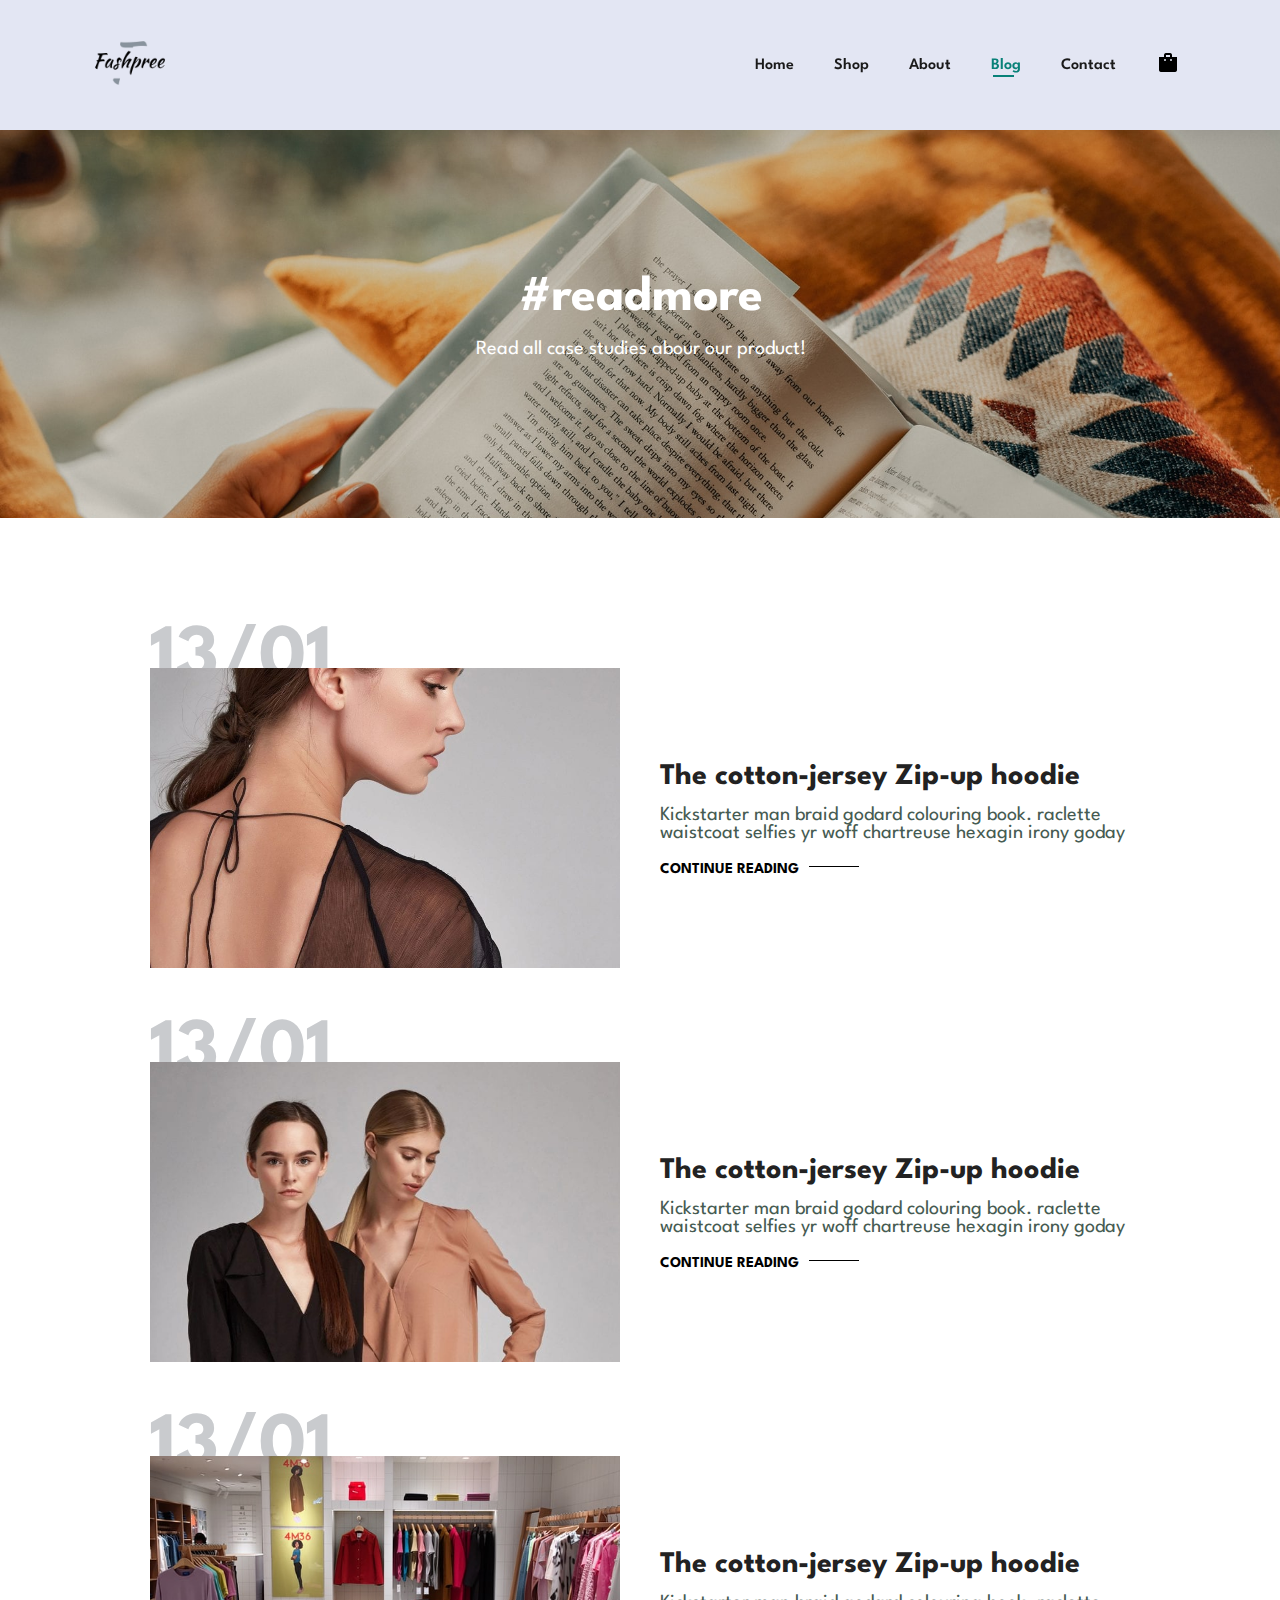
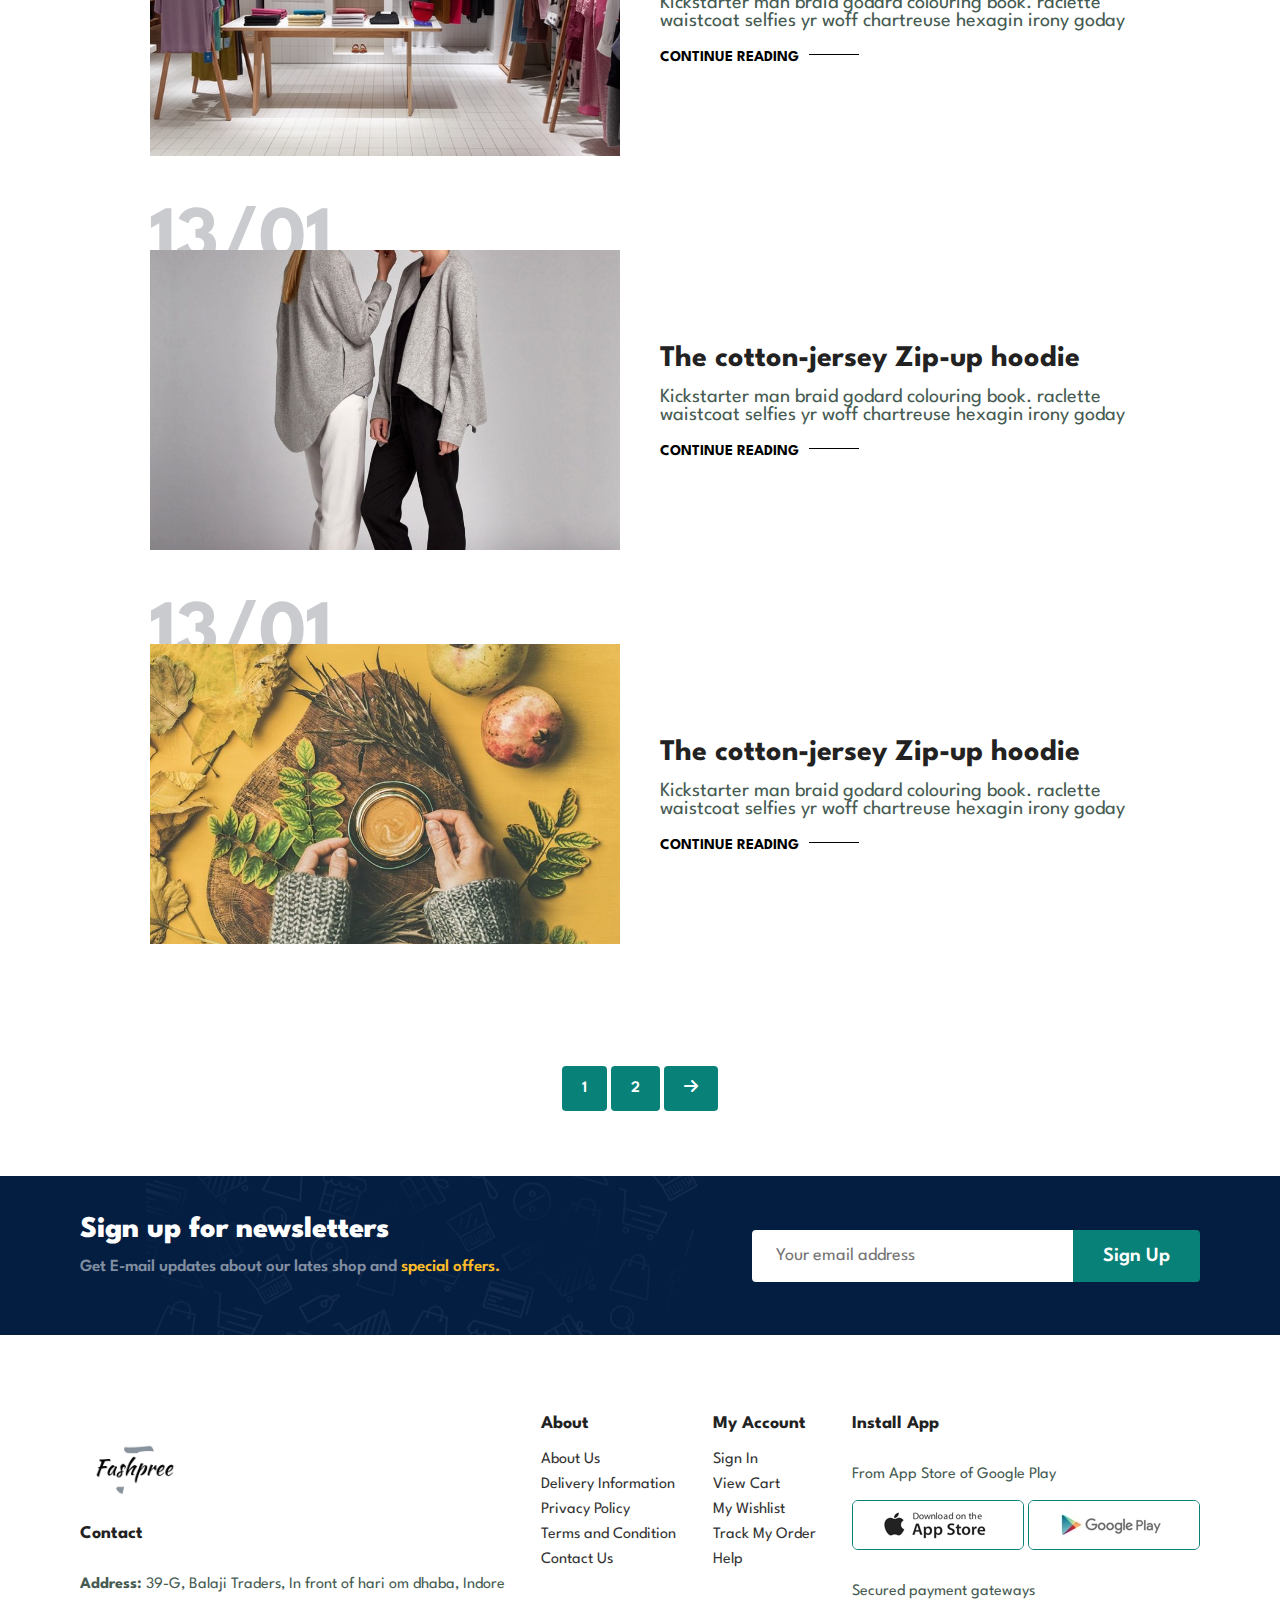
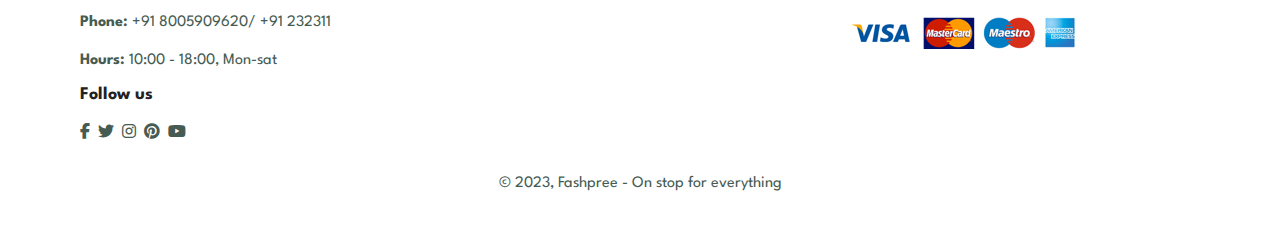
<file: blog.html>
<!DOCTYPE html>
<html lang="en">

<head>
    <meta charset="UTF-8">
    <meta http-equiv="X-UA-Compatible" content="IE=edge">
    <meta name="viewport" content="width=device-width, initial-scale=1.0">
    <title>FashPree</title>
    <link rel="stylesheet" type="text/css"
        href="https://cdnjs.cloudflare.com/ajax/libs/font-awesome/6.4.0/css/all.min.css">
    <link rel="preconnect" href="https://fonts.googleapis.com">
    <link rel="preconnect" href="https://fonts.gstatic.com" crossorigin>
    <link href="https://fonts.googleapis.com/css2?family=League+Spartan&display=swap" rel="stylesheet">
    <link rel="stylesheet" href="css/style.css">
    <link rel="stylesheet" href="css/utility.css">
    <link rel="stylesheet" href="css/responsive.css">
</head>

<body>
    <header id="header">

        <a href="index.html"><img class="logo-img" src="image/logo.png" height="100vh" alt=""></a>

        <div id="nav-links">
            <ul id="navbar">
                <li><a href="index.html">Home</a></li>
                <li><a href="shop.html">Shop</a></li>
                <li><a href="about.html">About</a></li>
                <li><a class="active" href="blog.html">Blog</a></li>
                <li><a href="contact.html">Contact</a></li>
                <li id="lg-bag"><a href="cart.html"><img src="image/bag.png" alt=""></a></li>
                <a href="#" id="close"><i class="fa-solid fa-xmark"></i></a>
            </ul>
        </div>

        <div id="mobile">
            <a href="cart.html"><img src="image/bag.png" alt=""></a>
            <i id="bar" class="fas fa-outdent"></i>
        </div>
    </header>
    <main>
        <section id="page-header" class="blog-header">
            <h2>#readmore</h2>
            <p>Read all case studies abour our product!</p>
        </section>

        <section id="blog">
            <div class="blog-box">
                <div class="blog-img">
                    <img src="/image/blog/b1.jpg" alt="">
                </div>
                <div class="blog-details">
                    <h4>The cotton-jersey Zip-up hoodie</h4>
                    <p>Kickstarter man braid godard colouring book. raclette waistcoat selfies yr woff chartreuse hexagin irony goday</p>
                    <a href="#">CONTINUE READING</a>
                </div>
                <h1>13/01</h1>
            </div>
            <div class="blog-box">
                <div class="blog-img">
                    <img src="/image/blog/b2.jpg" alt="">
                </div>
                <div class="blog-details">
                    <h4>The cotton-jersey Zip-up hoodie</h4>
                    <p>Kickstarter man braid godard colouring book. raclette waistcoat selfies yr woff chartreuse hexagin irony goday</p>
                    <a href="#">CONTINUE READING</a>
                </div>
                <h1>13/01</h1>
            </div>
            <div class="blog-box">
                <div class="blog-img">
                    <img src="/image/blog/b3.jpg" alt="">
                </div>
                <div class="blog-details">
                    <h4>The cotton-jersey Zip-up hoodie</h4>
                    <p>Kickstarter man braid godard colouring book. raclette waistcoat selfies yr woff chartreuse hexagin irony goday</p>
                    <a href="#">CONTINUE READING</a>
                </div>
                <h1>13/01</h1>
            </div>
            <div class="blog-box">
                <div class="blog-img">
                    <img src="/image/blog/b4.jpg" alt="">
                </div>
                <div class="blog-details">
                    <h4>The cotton-jersey Zip-up hoodie</h4>
                    <p>Kickstarter man braid godard colouring book. raclette waistcoat selfies yr woff chartreuse hexagin irony goday</p>
                    <a href="#">CONTINUE READING</a>
                </div>
                <h1>13/01</h1>
            </div>
            <div class="blog-box">
                <div class="blog-img">
                    <img src="/image/blog/b6.jpg" alt="">
                </div>
                <div class="blog-details">
                    <h4>The cotton-jersey Zip-up hoodie</h4>
                    <p>Kickstarter man braid godard colouring book. raclette waistcoat selfies yr woff chartreuse hexagin irony goday</p>
                    <a href="#">CONTINUE READING</a>
                </div>
                <h1>13/01</h1>
            </div>
        </section>

        <section id="pagination" class="section-p1">
            <a href="#">1</a>
            <a href="#">2</a>
            <a href="#"><i class="fa-solid fa-arrow-right"></i></a>
        </section>
        <section id="newsletter" class="section-p1 section-m1">
            <div class="news-text">
                <h4>Sign up for newsletters</h4>
                <p>Get E-mail updates about our lates shop and <span>special offers.</span></p>
            </div>
            <div class="form">
                <input type="text" placeholder="Your email address">
                <button class="normal">Sign Up</button>
            </div>
        </section>
    </main>
    <footer class="section-p1">
        <div class="col">
            <img src="image/logo.png" height="110vh" alt="">
            <h4>Contact</h4>
            <p><strong>Address: </strong>39-G, Balaji Traders, In front of hari om dhaba, Indore</p>
            <p><strong>Phone: </strong>+91 8005909620/ +91 232311</p>
            <p><strong>Hours: </strong>10:00 - 18:00, Mon-sat</p>
            <div class="follow">
                <h4>Follow us</h4>
                <div class="icon">
                    <i class="fa-brands fa-facebook-f"></i>
                    <i class="fa-brands fa-twitter"></i>
                    <i class="fa-brands fa-instagram"></i>
                    <i class="fa-brands fa-pinterest"></i>
                    <i class="fa-brands fa-youtube"></i>
                </div>
            </div>
        </div>

        <div class="col">
            <h4>About</h4>
            <a href="#">About Us</a>
            <a href="#">Delivery Information</a>
            <a href="#">Privacy Policy</a>
            <a href="#">Terms and Condition</a>
            <a href="#">Contact Us</a>
        </div>
        <div class="col">
            <h4>My Account</h4>
            <a href="#">Sign In</a>
            <a href="#">View Cart</a>
            <a href="#">My Wishlist</a>
            <a href="#">Track My Order</a>
            <a href="#">Help</a>
        </div>
        <div class="col install">
            <h4>Install App</h4>
            <p>From App Store of Google Play</p>
            <div class="row">
                <img src="image/pay/app.jpg" alt="app store">
                <img src="image/pay/play.jpg" alt="play store">
            </div>
            <p>Secured payment gateways</p>
            <img src="image/pay/pay.png" alt="payment methods">
        </div>

        <div class="copyright">
            <p>&#169; 2023, Fashpree - On stop for everything</p>
        </div>
    </footer>
    <script src="js/script.js"></script>
</body>

</html>
</file>
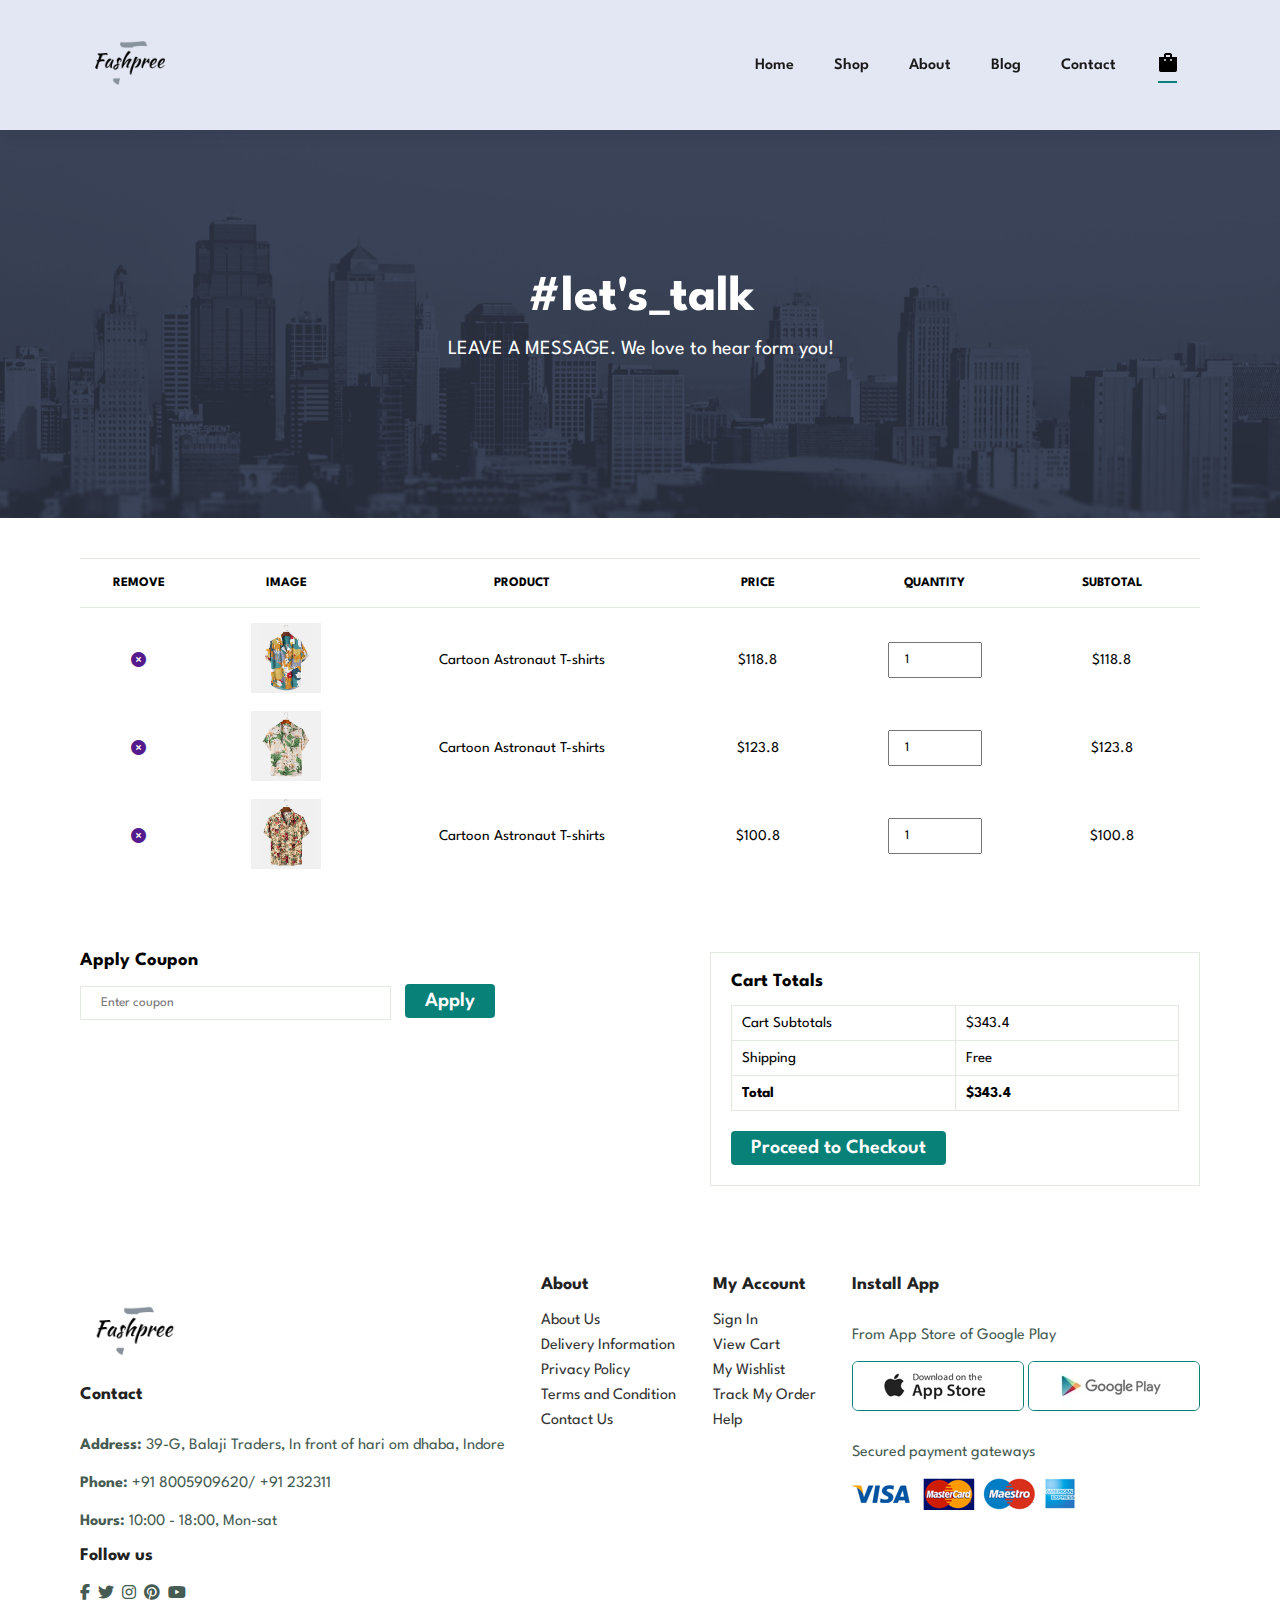
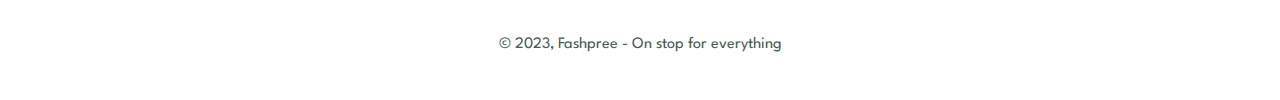
<file: cart.html>
<!DOCTYPE html>
<html lang="en">

<head>
    <meta charset="UTF-8">
    <meta http-equiv="X-UA-Compatible" content="IE=edge">
    <meta name="viewport" content="width=device-width, initial-scale=1.0">
    <title>FashPree</title>
    <link rel="stylesheet" type="text/css"
        href="https://cdnjs.cloudflare.com/ajax/libs/font-awesome/6.4.0/css/all.min.css">
    <link rel="preconnect" href="https://fonts.googleapis.com">
    <link rel="preconnect" href="https://fonts.gstatic.com" crossorigin>
    <link href="https://fonts.googleapis.com/css2?family=League+Spartan&display=swap" rel="stylesheet">
    <link rel="stylesheet" href="css/style.css">
    <link rel="stylesheet" href="css/utility.css">
    <link rel="stylesheet" href="css/responsive.css">
</head>

<body>
    <header id="header">

        <a href="index.html"><img class="logo-img" src="image/logo.png" height="100vh" alt=""></a>

        <div id="nav-links">
            <ul id="navbar">
                <li><a href="index.html">Home</a></li>
                <li><a href="shop.html">Shop</a></li>
                <li><a href="about.html">About</a></li>
                <li><a href="blog.html">Blog</a></li>
                <li><a href="contact.html">Contact</a></li>
                <li id="lg-bag"><a class="active" href="cart.html"><img src="image/bag.png" alt=""></a></li>
                <a href="#" id="close"><i class="fa-solid fa-xmark"></i></a>
            </ul>
        </div>

        <div id="mobile">
            <a href="cart.html"><img src="image/bag.png" alt=""></a>
            <i id="bar" class="fas fa-outdent"></i>
        </div>
    </header>
    <main>
        <section id="page-header" class="about-header">
            <h2>#let's_talk</h2>
            <p class="wrap_word">LEAVE A MESSAGE. We love to hear form you!</p>
        </section>

        <section id="cart" class="section-p1">
            <table width="100%">
                <thead>
                    <tr>
                        <td>Remove</td>
                        <td>image</td>
                        <td>Product</td>
                        <td>Price</td>
                        <td>Quantity</td>
                        <td>Subtotal</td>
                    </tr>
                </thead>
                <tbody>
                    <tr>
                        <td><a href=""><i class="fa-solid fa-circle-xmark"></i></a></td>
                        <td><img src="/image/products/f1.jpg" alt=""></td>
                        <td>Cartoon Astronaut T-shirts</td>
                        <td>$118.8</td>
                        <td><input type="number" value="1"></td>
                        <td>$118.8</td>
                    </tr>
                    <tr>
                        <td><a href=""><i class="fa-solid fa-circle-xmark"></i></a></td>
                        <td><img src="/image/products/f2.jpg" alt=""></td>
                        <td>Cartoon Astronaut T-shirts</td>
                        <td>$123.8</td>
                        <td><input type="number" value="1"></td>
                        <td>$123.8</td>
                    </tr>
                    <tr>
                        <td><a href=""><i class="fa-solid fa-circle-xmark"></i></a></td>
                        <td><img src="/image/products/f3.jpg" alt=""></td>
                        <td>Cartoon Astronaut T-shirts</td>
                        <td>$100.8</td>
                        <td><input type="number" value="1"></td>
                        <td>$100.8</td>
                    </tr>
                </tbody>
            </table>
        </section>

        <section id="cart-add" class="section-p1">
            <div id="coupon">
                <h3>Apply Coupon</h3>
                <div>
                    <input type="text" placeholder="Enter coupon">
                    <button class="normal">Apply</button>
                </div>
            </div>
            <div id="subtotal">
                <h3>Cart Totals</h3>
                <table>
                    <tr>
                        <td>Cart Subtotals</td>
                        <td>$343.4</td>
                    </tr>
                    <tr>
                        <td>Shipping</td>
                        <td>Free</td>
                    </tr>
                    <tr>
                        <td><strong>Total</strong></td>
                        <td><strong>$343.4</strong></td>
                    </tr>
                </table>
                <button class="normal">Proceed to Checkout</button>
            </div>
        </section>
    </main>
    <footer class="section-p1">
        <div class="col">
            <img src="image/logo.png" height="110vh" alt="">
            <h4>Contact</h4>
            <p><strong>Address: </strong>39-G, Balaji Traders, In front of hari om dhaba, Indore</p>
            <p><strong>Phone: </strong>+91 8005909620/ +91 232311</p>
            <p><strong>Hours: </strong>10:00 - 18:00, Mon-sat</p>
            <div class="follow">
                <h4>Follow us</h4>
                <div class="icon">
                    <i class="fa-brands fa-facebook-f"></i>
                    <i class="fa-brands fa-twitter"></i>
                    <i class="fa-brands fa-instagram"></i>
                    <i class="fa-brands fa-pinterest"></i>
                    <i class="fa-brands fa-youtube"></i>
                </div>
            </div>
        </div>

        <div class="col">
            <h4>About</h4>
            <a href="#">About Us</a>
            <a href="#">Delivery Information</a>
            <a href="#">Privacy Policy</a>
            <a href="#">Terms and Condition</a>
            <a href="#">Contact Us</a>
        </div>
        <div class="col">
            <h4>My Account</h4>
            <a href="#">Sign In</a>
            <a href="#">View Cart</a>
            <a href="#">My Wishlist</a>
            <a href="#">Track My Order</a>
            <a href="#">Help</a>
        </div>
        <div class="col install">
            <h4>Install App</h4>
            <p>From App Store of Google Play</p>
            <div class="row">
                <img src="image/pay/app.jpg" alt="app store">
                <img src="image/pay/play.jpg" alt="play store">
            </div>
            <p>Secured payment gateways</p>
            <img src="image/pay/pay.png" alt="payment methods">
        </div>

        <div class="copyright">
            <p>&#169; 2023, Fashpree - On stop for everything</p>
        </div>
    </footer>
    <script src="js/script.js"></script>
</body>

</html>
</file>
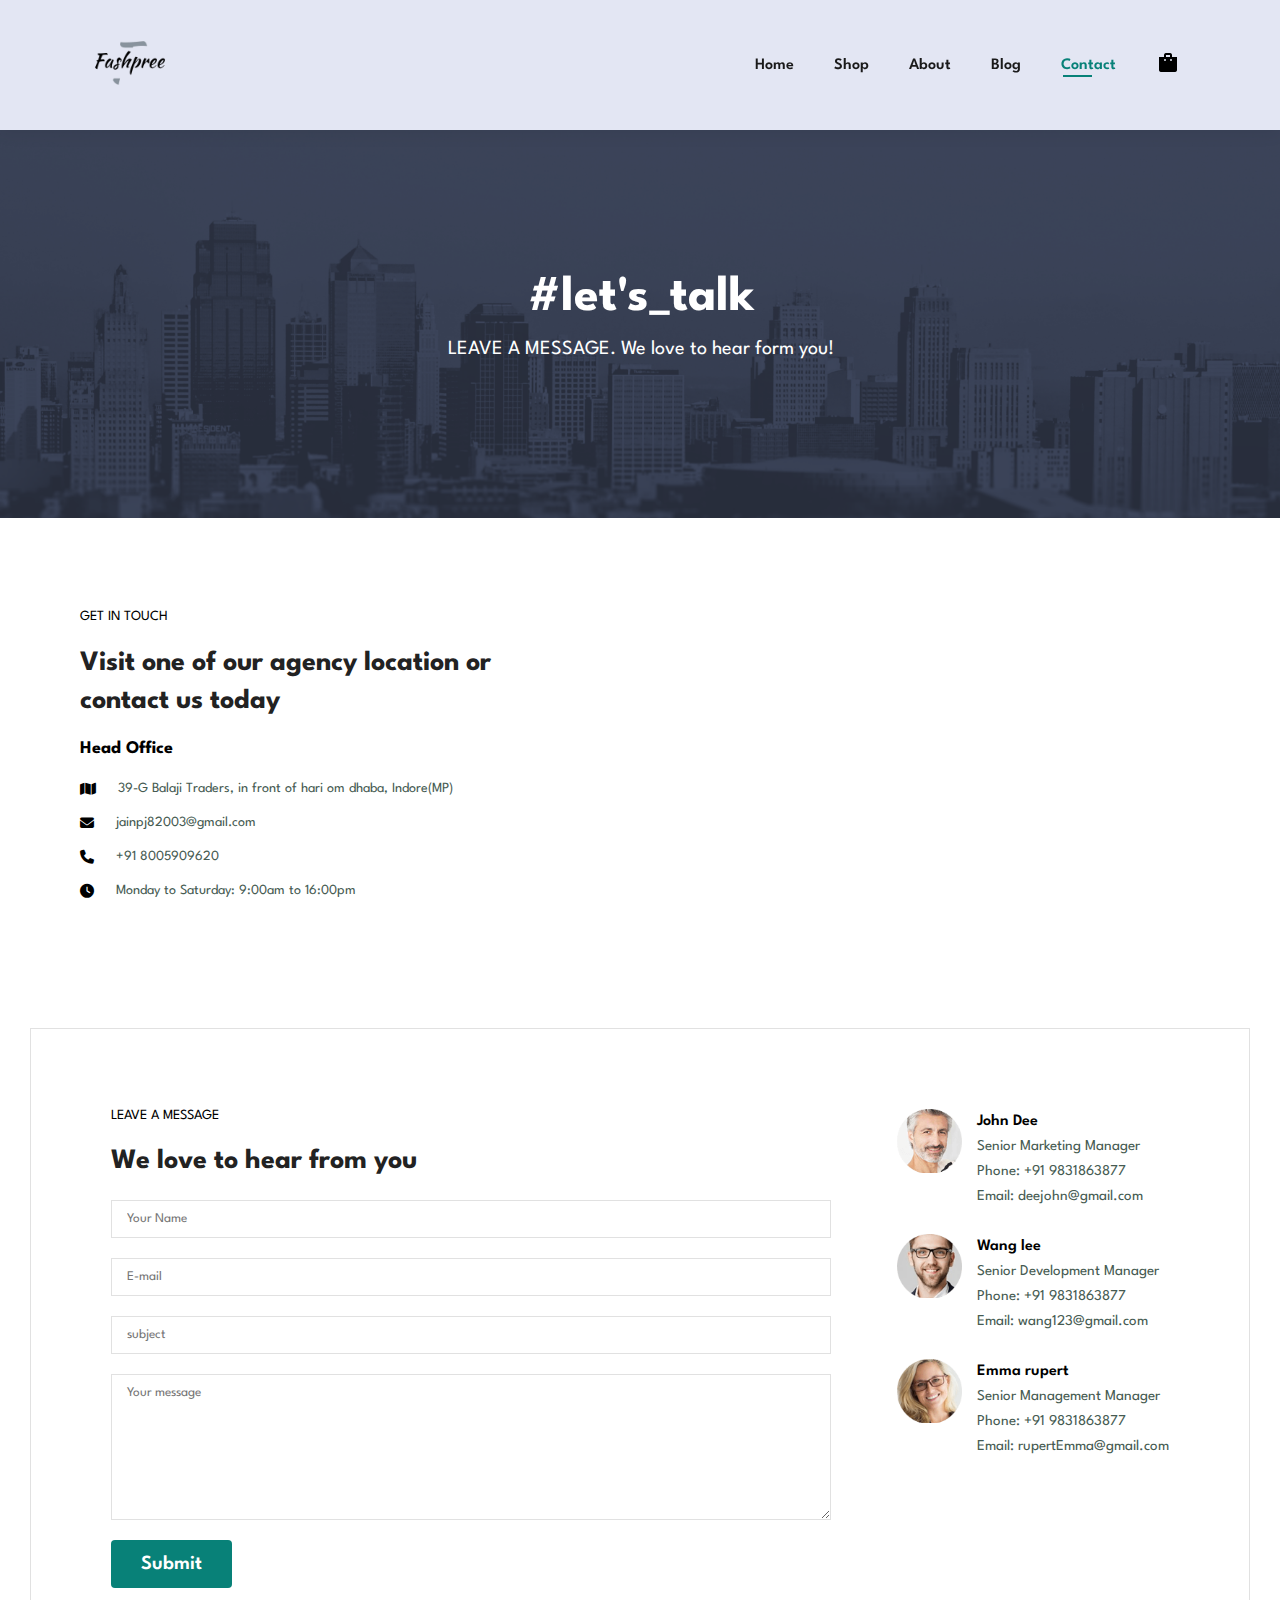
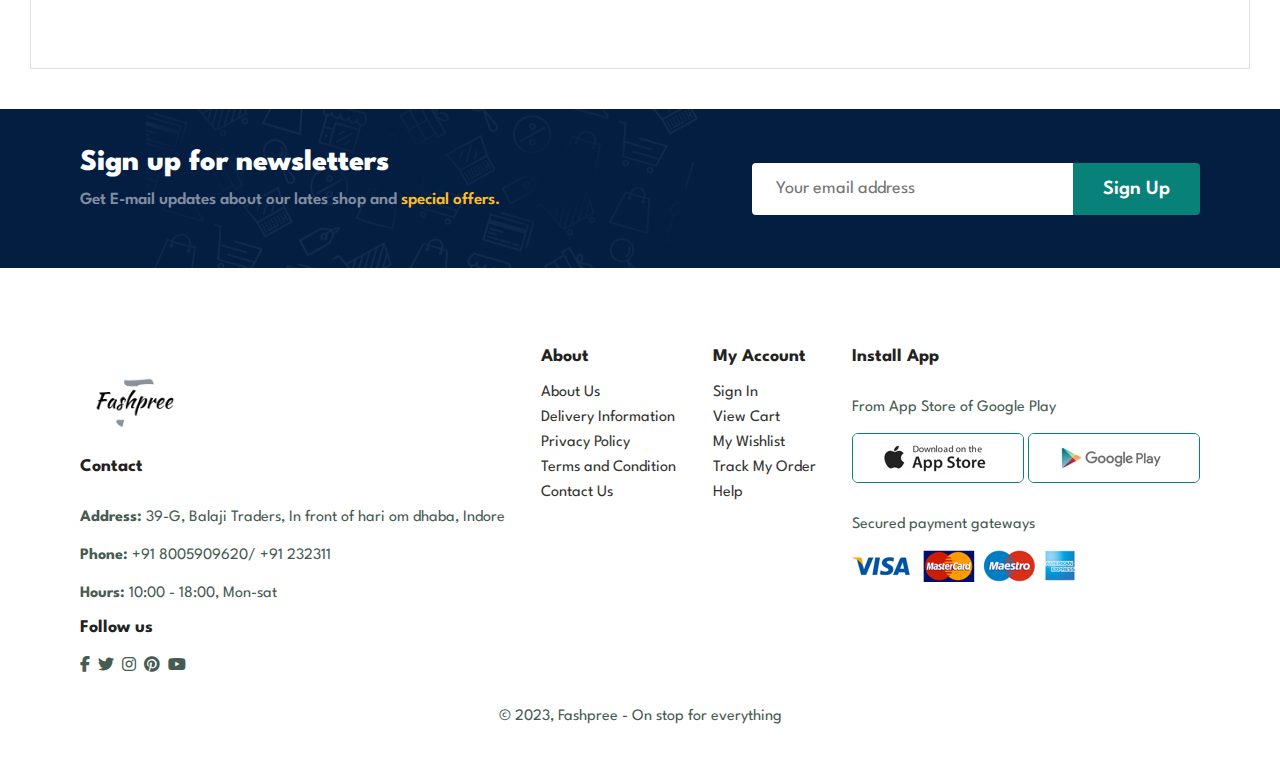
<file: contact.html>
<!DOCTYPE html>
<html lang="en">

<head>
    <meta charset="UTF-8">
    <meta http-equiv="X-UA-Compatible" content="IE=edge">
    <meta name="viewport" content="width=device-width, initial-scale=1.0">
    <title>FashPree</title>
    <link rel="stylesheet" type="text/css"
        href="https://cdnjs.cloudflare.com/ajax/libs/font-awesome/6.4.0/css/all.min.css">
    <link rel="preconnect" href="https://fonts.googleapis.com">
    <link rel="preconnect" href="https://fonts.gstatic.com" crossorigin>
    <link href="https://fonts.googleapis.com/css2?family=League+Spartan&display=swap" rel="stylesheet">
    <link rel="stylesheet" href="css/style.css">
    <link rel="stylesheet" href="css/utility.css">
    <link rel="stylesheet" href="css/responsive.css">
</head>

<body>
    <header id="header">

        <a href="index.html"><img class="logo-img" src="image/logo.png" height="100vh" alt=""></a>

        <div id="nav-links">
            <ul id="navbar">
                <li><a href="index.html">Home</a></li>
                <li><a href="shop.html">Shop</a></li>
                <li><a href="about.html">About</a></li>
                <li><a  href="blog.html">Blog</a></li>
                <li><a class="active" href="contact.html">Contact</a></li>
                <li id="lg-bag"><a href="cart.html"><img src="image/bag.png" alt=""></a></li>
                <a href="#" id="close"><i class="fa-solid fa-xmark"></i></a>
            </ul>
        </div>

        <div id="mobile">
            <a href="cart.html"><img src="image/bag.png" alt=""></a>
            <i id="bar" class="fas fa-outdent"></i>
        </div>
    </header>
    <main>
        <section id="page-header" class="about-header">
            <h2>#let's_talk</h2>
            <p>LEAVE A MESSAGE. We love to hear form you!</p>
        </section>
        <section id="contact-details" class="section-p1">
            <div class="details">
                <span>GET IN TOUCH</span>
                <h2>Visit one of our agency location or contact us today</h2>
                <h3>Head Office</h3>
                <div>
                    <li>
                        <i class="fa-solid fa-map"></i>
                        <p>39-G Balaji Traders, in front of hari om dhaba, Indore(MP)</p>
                    </li>
                    <li>
                        <i class="fa-solid fa-envelope"></i>
                        <p>jainpj82003@gmail.com</p>
                    </li>
                    <li>
                        <i class="fa-solid fa-phone"></i>
                        <p>+91 8005909620</p>
                    </li>
                    <li>
                        <i class="fa-solid fa-clock"></i>
                        <p>Monday to Saturday: 9:00am to 16:00pm</p>
                    </li>
                </div>
            </div>
            <div class="map">
                <iframe src="https://www.google.com/maps/embed?pb=!1m18!1m12!1m3!1d3681.7609163258135!2d75.82172127437232!3d22.662701029663783!2m3!1f0!2f0!3f0!3m2!1i1024!2i768!4f13.1!3m3!1m2!1s0x3962fc11f5e4e1c9%3A0xfa615d3c02d7c91!2sHari%20Om%20Dhaba!5e0!3m2!1sen!2sin!4v1682948895997!5m2!1sen!2sin" width="600" height="450" style="border:0;" allowfullscreen="" loading="lazy" referrerpolicy="no-referrer-when-downgrade"></iframe>
            </div>
        </section>
        <section id="form-details">
            <form action="">
                <span>LEAVE A MESSAGE</span>
                <h2>We love to hear from you</h2>
                <input type="text" placeholder="Your Name">
                <input type="text" placeholder="E-mail">
                <input type="text" placeholder="subject">
                <textarea name="" id="" cols="30" rows="10" placeholder="Your message"></textarea>
                <button class="normal">Submit</button>
            </form>
            <div class="people">
                <div>
                    <img src="/image/people/1.png" alt="">
                    <p><span>John Dee</span> Senior Marketing Manager <br> Phone: +91 9831863877 <br> Email: deejohn@gmail.com</p>
                </div>
                <div>
                    <img src="/image/people/2.png" alt="">
                    <p><span>Wang lee</span> Senior Development Manager <br> Phone: +91 9831863877 <br> Email: wang123@gmail.com</p>
                </div>
                <div>
                    <img src="/image/people/3.png" alt="">
                    <p><span>Emma rupert</span> Senior Management Manager <br> Phone: +91 9831863877 <br> Email: rupertEmma@gmail.com</p>
                </div>
            </div>
        </section>
        <section id="newsletter" class="section-p1 section-m1">
            <div class="news-text">
                <h4>Sign up for newsletters</h4>
                <p>Get E-mail updates about our lates shop and <span>special offers.</span></p>
            </div>
            <div class="form">
                <input type="text" placeholder="Your email address">
                <button class="normal">Sign Up</button>
            </div>
        </section>
    </main>
    <footer class="section-p1">
        <div class="col">
            <img src="image/logo.png" height="110vh" alt="">
            <h4>Contact</h4>
            <p><strong>Address: </strong>39-G, Balaji Traders, In front of hari om dhaba, Indore</p>
            <p><strong>Phone: </strong>+91 8005909620/ +91 232311</p>
            <p><strong>Hours: </strong>10:00 - 18:00, Mon-sat</p>
            <div class="follow">
                <h4>Follow us</h4>
                <div class="icon">
                    <i class="fa-brands fa-facebook-f"></i>
                    <i class="fa-brands fa-twitter"></i>
                    <i class="fa-brands fa-instagram"></i>
                    <i class="fa-brands fa-pinterest"></i>
                    <i class="fa-brands fa-youtube"></i>
                </div>
            </div>
        </div>

        <div class="col">
            <h4>About</h4>
            <a href="#">About Us</a>
            <a href="#">Delivery Information</a>
            <a href="#">Privacy Policy</a>
            <a href="#">Terms and Condition</a>
            <a href="#">Contact Us</a>
        </div>
        <div class="col">
            <h4>My Account</h4>
            <a href="#">Sign In</a>
            <a href="#">View Cart</a>
            <a href="#">My Wishlist</a>
            <a href="#">Track My Order</a>
            <a href="#">Help</a>
        </div>
        <div class="col install">
            <h4>Install App</h4>
            <p>From App Store of Google Play</p>
            <div class="row">
                <img src="image/pay/app.jpg" alt="app store">
                <img src="image/pay/play.jpg" alt="play store">
            </div>
            <p>Secured payment gateways</p>
            <img src="image/pay/pay.png" alt="payment methods">
        </div>

        <div class="copyright">
            <p>&#169; 2023, Fashpree - On stop for everything</p>
        </div>
    </footer>
    <script src="js/script.js"></script>
</body>

</html>
</file>
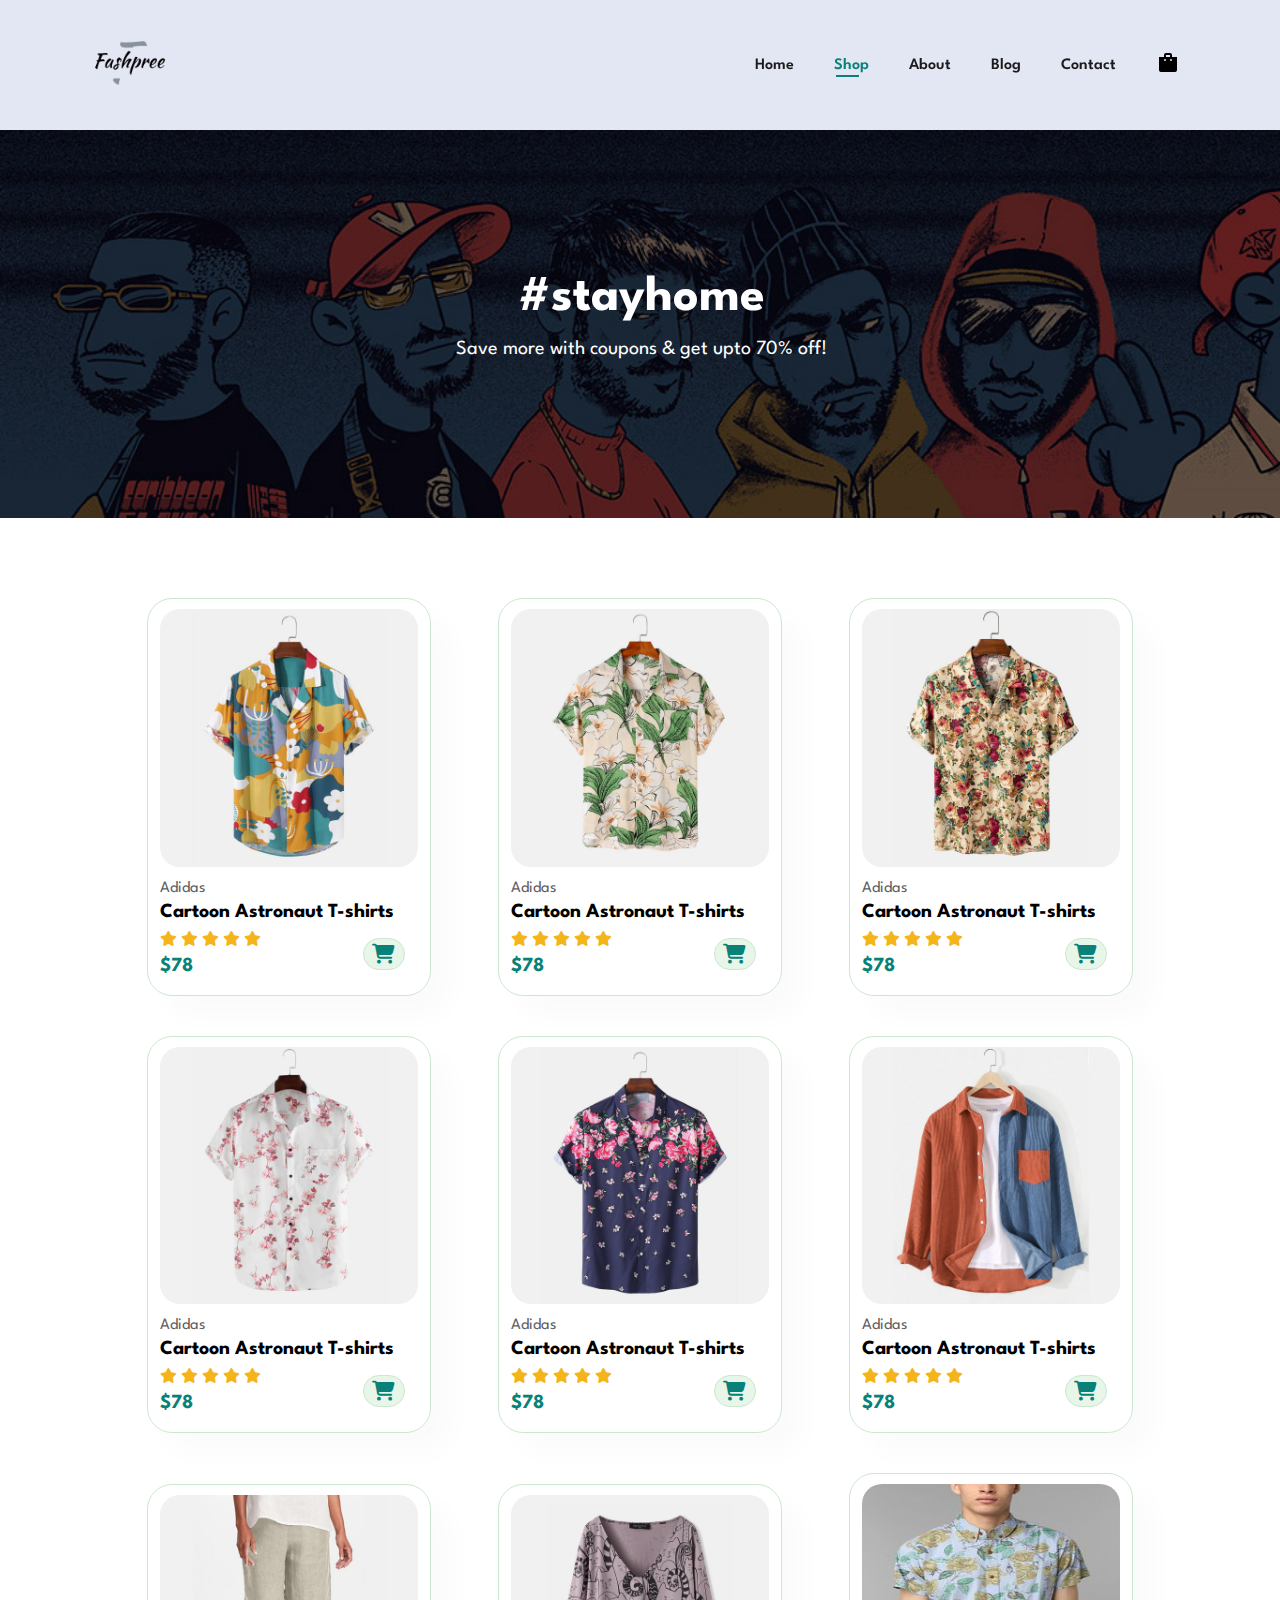
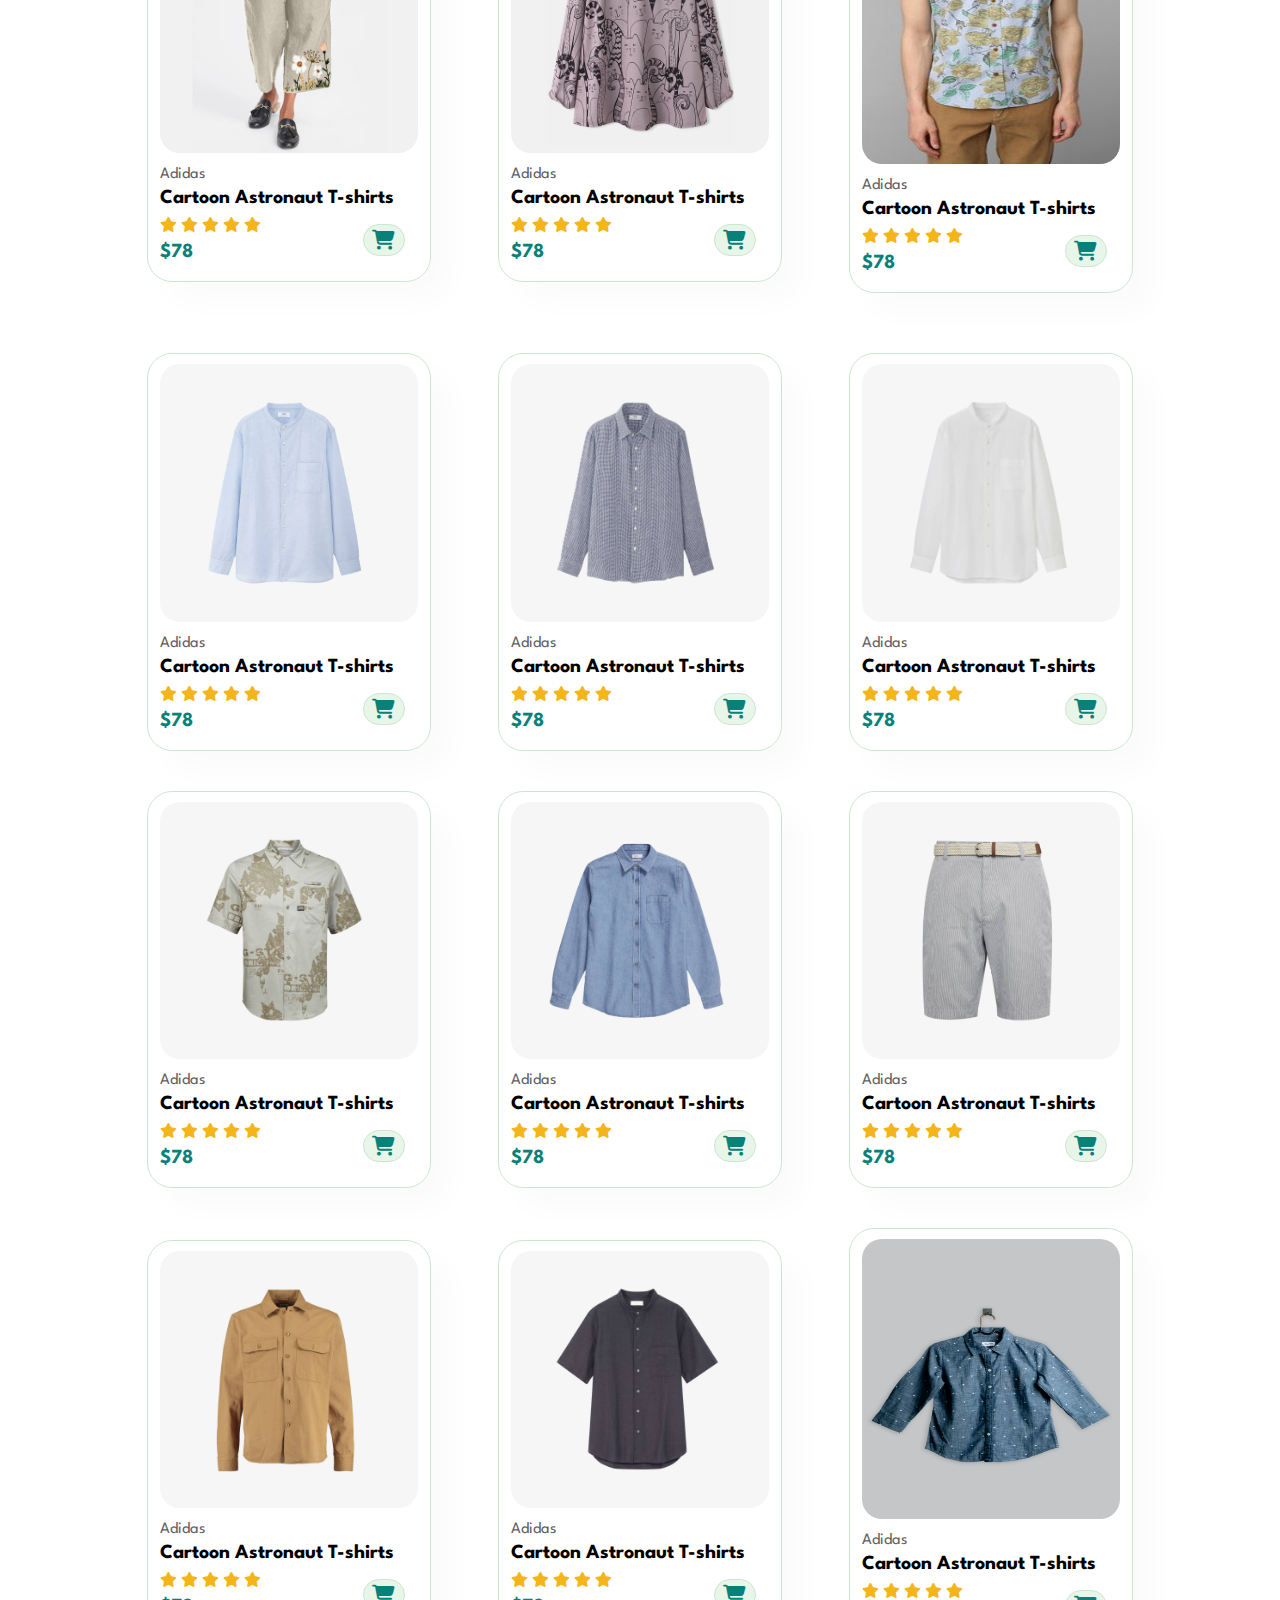
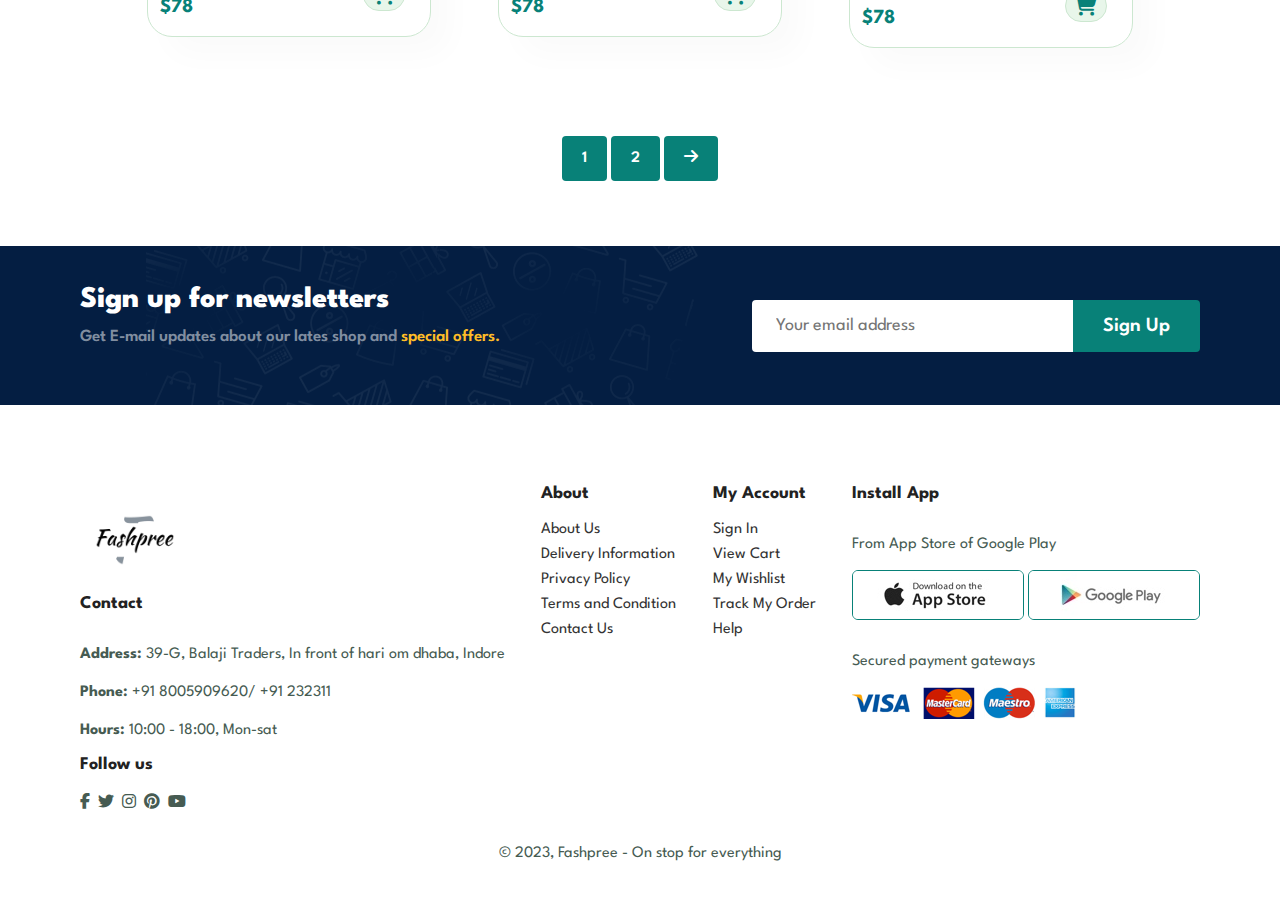
<file: shop.html>
<!DOCTYPE html>
<html lang="en">

<head>
    <meta charset="UTF-8">
    <meta http-equiv="X-UA-Compatible" content="IE=edge">
    <meta name="viewport" content="width=device-width, initial-scale=1.0">
    <title>FashPree</title>
    <link rel="stylesheet" type="text/css"
        href="https://cdnjs.cloudflare.com/ajax/libs/font-awesome/6.4.0/css/all.min.css">
    <link rel="preconnect" href="https://fonts.googleapis.com">
    <link rel="preconnect" href="https://fonts.gstatic.com" crossorigin>
    <link href="https://fonts.googleapis.com/css2?family=League+Spartan&display=swap" rel="stylesheet">
    <link rel="stylesheet" href="css/style.css">
    <link rel="stylesheet" href="css/utility.css">
    <link rel="stylesheet" href="css/responsive.css">
</head>

<body>
    <header id="header">

        <a href="index.html"><img class="logo-img" src="image/logo.png" height="100vh" alt=""></a>

        <div id="nav-links">
            <ul id="navbar">
                <li><a href="index.html">Home</a></li>
                <li><a class="active" href="shop.html">Shop</a></li>
                <li><a href="about.html">About</a></li>
                <li><a href="blog.html">Blog</a></li>
                <li><a href="contact.html">Contact</a></li>
                <li id="lg-bag"><a href="cart.html"><img src="image/bag.png" alt=""></a></li>
                <a href="#" id="close"><i class="fa-solid fa-xmark"></i></a>
            </ul>
        </div>

        <div id="mobile">
            <a href="cart.html"><img src="image/bag.png" alt=""></a>
            <i id="bar" class="fas fa-outdent"></i>
        </div>
    </header>
    <main>
        <section id="page-header">
            <h2>#stayhome</h2>
            <p>Save more with coupons & get upto 70% off!</p>
        </section>

        <section id="featured-products" class="section-p1">
            <div class="pro-container">
                <div class="products" onclick="window.location.href='sproduct.html';">
                    <img src="image/products/f1.jpg" alt="">
                    <div class="des">
                        <span>Adidas</span>
                        <h5>Cartoon Astronaut T-shirts</h5>
                        <div class="star">
                            <i class="fas fa-star"></i>
                            <i class="fas fa-star"></i>
                            <i class="fas fa-star"></i>
                            <i class="fas fa-star"></i>
                            <i class="fas fa-star"></i>
                        </div>
                        <h4>$78</h4>
                    </div>
                    <a href="#"><i class="fa-solid fa-cart-shopping"></i></a>
                </div>
                <div class="products">
                    <img src="image/products/f2.jpg" alt="">
                    <div class="des">
                        <span>Adidas</span>
                        <h5>Cartoon Astronaut T-shirts</h5>
                        <div class="star">
                            <i class="fas fa-star"></i>
                            <i class="fas fa-star"></i>
                            <i class="fas fa-star"></i>
                            <i class="fas fa-star"></i>
                            <i class="fas fa-star"></i>
                        </div>
                        <h4>$78</h4>
                    </div>
                    <a href="#"><i class="fa-solid fa-cart-shopping"></i></a>
                </div>
                <div class="products">
                    <img src="image/products/f3.jpg" alt="">
                    <div class="des">
                        <span>Adidas</span>
                        <h5>Cartoon Astronaut T-shirts</h5>
                        <div class="star">
                            <i class="fas fa-star"></i>
                            <i class="fas fa-star"></i>
                            <i class="fas fa-star"></i>
                            <i class="fas fa-star"></i>
                            <i class="fas fa-star"></i>
                        </div>
                        <h4>$78</h4>
                    </div>
                    <a href="#"><i class="fa-solid fa-cart-shopping"></i></a>
                </div>
                <div class="products">
                    <img src="image/products/f4.jpg" alt="">
                    <div class="des">
                        <span>Adidas</span>
                        <h5>Cartoon Astronaut T-shirts</h5>
                        <div class="star">
                            <i class="fas fa-star"></i>
                            <i class="fas fa-star"></i>
                            <i class="fas fa-star"></i>
                            <i class="fas fa-star"></i>
                            <i class="fas fa-star"></i>
                        </div>
                        <h4>$78</h4>
                    </div>
                    <a href="#"><i class="fa-solid fa-cart-shopping"></i></a>
                </div>
                <div class="products">
                    <img src="image/products/f5.jpg" alt="">
                    <div class="des">
                        <span>Adidas</span>
                        <h5>Cartoon Astronaut T-shirts</h5>
                        <div class="star">
                            <i class="fas fa-star"></i>
                            <i class="fas fa-star"></i>
                            <i class="fas fa-star"></i>
                            <i class="fas fa-star"></i>
                            <i class="fas fa-star"></i>
                        </div>
                        <h4>$78</h4>
                    </div>
                    <a href="#"><i class="fa-solid fa-cart-shopping"></i></a>
                </div>
                <div class="products">
                    <img src="image/products/f6.jpg" alt="">
                    <div class="des">
                        <span>Adidas</span>
                        <h5>Cartoon Astronaut T-shirts</h5>
                        <div class="star">
                            <i class="fas fa-star"></i>
                            <i class="fas fa-star"></i>
                            <i class="fas fa-star"></i>
                            <i class="fas fa-star"></i>
                            <i class="fas fa-star"></i>
                        </div>
                        <h4>$78</h4>
                    </div>
                    <a href="#"><i class="fa-solid fa-cart-shopping"></i></a>
                </div>
                <div class="products">
                    <img src="image/products/f7.jpg" alt="">
                    <div class="des">
                        <span>Adidas</span>
                        <h5>Cartoon Astronaut T-shirts</h5>
                        <div class="star">
                            <i class="fas fa-star"></i>
                            <i class="fas fa-star"></i>
                            <i class="fas fa-star"></i>
                            <i class="fas fa-star"></i>
                            <i class="fas fa-star"></i>
                        </div>
                        <h4>$78</h4>
                    </div>
                    <a href="#"><i class="fa-solid fa-cart-shopping"></i></a>
                </div>
                <div class="products">
                    <img src="image/products/f8.jpg" alt="">
                    <div class="des">
                        <span>Adidas</span>
                        <h5>Cartoon Astronaut T-shirts</h5>
                        <div class="star">
                            <i class="fas fa-star"></i>
                            <i class="fas fa-star"></i>
                            <i class="fas fa-star"></i>
                            <i class="fas fa-star"></i>
                            <i class="fas fa-star"></i>
                        </div>
                        <h4>$78</h4>
                    </div>
                    <a href="#"><i class="fa-solid fa-cart-shopping"></i></a>
                </div>
                <div class="products">
                    <img src="image/products/f9.jpg" height="280vh" alt="">
                    <div class="des">
                        <span>Adidas</span>
                        <h5>Cartoon Astronaut T-shirts</h5>
                        <div class="star">
                            <i class="fas fa-star"></i>
                            <i class="fas fa-star"></i>
                            <i class="fas fa-star"></i>
                            <i class="fas fa-star"></i>
                            <i class="fas fa-star"></i>
                        </div>
                        <h4>$78</h4>
                    </div>
                    <a href="#"><i class="fa-solid fa-cart-shopping"></i></a>
                </div>
                <div class="pro-container">
                    <div class="products">
                        <img src="image/products/n1.jpg" alt="">
                        <div class="des">
                            <span>Adidas</span>
                            <h5>Cartoon Astronaut T-shirts</h5>
                            <div class="star">
                                <i class="fas fa-star"></i>
                                <i class="fas fa-star"></i>
                                <i class="fas fa-star"></i>
                                <i class="fas fa-star"></i>
                                <i class="fas fa-star"></i>
                            </div>
                            <h4>$78</h4>
                        </div>
                        <a href="#"><i class="fa-solid fa-cart-shopping"></i></a>
                    </div>
                    <div class="products">
                        <img src="image/products/n2.jpg" alt="">
                        <div class="des">
                            <span>Adidas</span>
                            <h5>Cartoon Astronaut T-shirts</h5>
                            <div class="star">
                                <i class="fas fa-star"></i>
                                <i class="fas fa-star"></i>
                                <i class="fas fa-star"></i>
                                <i class="fas fa-star"></i>
                                <i class="fas fa-star"></i>
                            </div>
                            <h4>$78</h4>
                        </div>
                        <a href="#"><i class="fa-solid fa-cart-shopping"></i></a>
                    </div>
                    <div class="products">
                        <img src="image/products/n3.jpg" alt="">
                        <div class="des">
                            <span>Adidas</span>
                            <h5>Cartoon Astronaut T-shirts</h5>
                            <div class="star">
                                <i class="fas fa-star"></i>
                                <i class="fas fa-star"></i>
                                <i class="fas fa-star"></i>
                                <i class="fas fa-star"></i>
                                <i class="fas fa-star"></i>
                            </div>
                            <h4>$78</h4>
                        </div>
                        <a href="#"><i class="fa-solid fa-cart-shopping"></i></a>
                    </div>
                    <div class="products">
                        <img src="image/products/n4.jpg" alt="">
                        <div class="des">
                            <span>Adidas</span>
                            <h5>Cartoon Astronaut T-shirts</h5>
                            <div class="star">
                                <i class="fas fa-star"></i>
                                <i class="fas fa-star"></i>
                                <i class="fas fa-star"></i>
                                <i class="fas fa-star"></i>
                                <i class="fas fa-star"></i>
                            </div>
                            <h4>$78</h4>
                        </div>
                        <a href="#"><i class="fa-solid fa-cart-shopping"></i></a>
                    </div>
                    <div class="products">
                        <img src="image/products/n5.jpg" alt="">
                        <div class="des">
                            <span>Adidas</span>
                            <h5>Cartoon Astronaut T-shirts</h5>
                            <div class="star">
                                <i class="fas fa-star"></i>
                                <i class="fas fa-star"></i>
                                <i class="fas fa-star"></i>
                                <i class="fas fa-star"></i>
                                <i class="fas fa-star"></i>
                            </div>
                            <h4>$78</h4>
                        </div>
                        <a href="#"><i class="fa-solid fa-cart-shopping"></i></a>
                    </div>
                    <div class="products">
                        <img src="image/products/n6.jpg" alt="">
                        <div class="des">
                            <span>Adidas</span>
                            <h5>Cartoon Astronaut T-shirts</h5>
                            <div class="star">
                                <i class="fas fa-star"></i>
                                <i class="fas fa-star"></i>
                                <i class="fas fa-star"></i>
                                <i class="fas fa-star"></i>
                                <i class="fas fa-star"></i>
                            </div>
                            <h4>$78</h4>
                        </div>
                        <a href="#"><i class="fa-solid fa-cart-shopping"></i></a>
                    </div>
                    <div class="products">
                        <img src="image/products/n7.jpg" alt="">
                        <div class="des">
                            <span>Adidas</span>
                            <h5>Cartoon Astronaut T-shirts</h5>
                            <div class="star">
                                <i class="fas fa-star"></i>
                                <i class="fas fa-star"></i>
                                <i class="fas fa-star"></i>
                                <i class="fas fa-star"></i>
                                <i class="fas fa-star"></i>
                            </div>
                            <h4>$78</h4>
                        </div>
                        <a href="#"><i class="fa-solid fa-cart-shopping"></i></a>
                    </div>
                    <div class="products">
                        <img src="image/products/n8.jpg" alt="">
                        <div class="des">
                            <span>Adidas</span>
                            <h5>Cartoon Astronaut T-shirts</h5>
                            <div class="star">
                                <i class="fas fa-star"></i>
                                <i class="fas fa-star"></i>
                                <i class="fas fa-star"></i>
                                <i class="fas fa-star"></i>
                                <i class="fas fa-star"></i>
                            </div>
                            <h4>$78</h4>
                        </div>
                        <a href="#"><i class="fa-solid fa-cart-shopping"></i></a>
                    </div>
                    <div class="products">
                        <img src="image/products/n9.jpg" height="280vh" alt="">
                        <div class="des">
                            <span>Adidas</span>
                            <h5>Cartoon Astronaut T-shirts</h5>
                            <div class="star">
                                <i class="fas fa-star"></i>
                                <i class="fas fa-star"></i>
                                <i class="fas fa-star"></i>
                                <i class="fas fa-star"></i>
                                <i class="fas fa-star"></i>
                            </div>
                            <h4>$78</h4>
                        </div>
                        <a href="#"><i class="fa-solid fa-cart-shopping"></i></a>
                    </div>
                </div>
        </section>

        <section id="pagination" class="section-p1">
            <a href="#">1</a>
            <a href="#">2</a>
            <a href="#"><i class="fa-solid fa-arrow-right"></i></a>
        </section>
        <section id="newsletter" class="section-p1 section-m1">
            <div class="news-text">
                <h4>Sign up for newsletters</h4>
                <p>Get E-mail updates about our lates shop and <span>special offers.</span></p>
            </div>
            <div class="form">
                <input type="text" placeholder="Your email address">
                <button class="normal">Sign Up</button>
            </div>
        </section>
    </main>
    <footer class="section-p1">
        <div class="col">
            <img src="image/logo.png" height="110vh" alt="">
            <h4>Contact</h4>
            <p><strong>Address: </strong>39-G, Balaji Traders, In front of hari om dhaba, Indore</p>
            <p><strong>Phone: </strong>+91 8005909620/ +91 232311</p>
            <p><strong>Hours: </strong>10:00 - 18:00, Mon-sat</p>
            <div class="follow">
                <h4>Follow us</h4>
                <div class="icon">
                    <i class="fa-brands fa-facebook-f"></i>
                    <i class="fa-brands fa-twitter"></i>
                    <i class="fa-brands fa-instagram"></i>
                    <i class="fa-brands fa-pinterest"></i>
                    <i class="fa-brands fa-youtube"></i>
                </div>
            </div>
        </div>

        <div class="col">
            <h4>About</h4>
            <a href="#">About Us</a>
            <a href="#">Delivery Information</a>
            <a href="#">Privacy Policy</a>
            <a href="#">Terms and Condition</a>
            <a href="#">Contact Us</a>
        </div>
        <div class="col">
            <h4>My Account</h4>
            <a href="#">Sign In</a>
            <a href="#">View Cart</a>
            <a href="#">My Wishlist</a>
            <a href="#">Track My Order</a>
            <a href="#">Help</a>
        </div>
        <div class="col install">
            <h4>Install App</h4>
            <p>From App Store of Google Play</p>
            <div class="row">
                <img src="image/pay/app.jpg" alt="app store">
                <img src="image/pay/play.jpg" alt="play store">
            </div>
            <p>Secured payment gateways</p>
            <img src="image/pay/pay.png" alt="payment methods">
        </div>

        <div class="copyright">
            <p>&#169; 2023, Fashpree - On stop for everything</p>
        </div>
    </footer>
    <script src="js/script.js"></script>
</body>

</html>
</file>
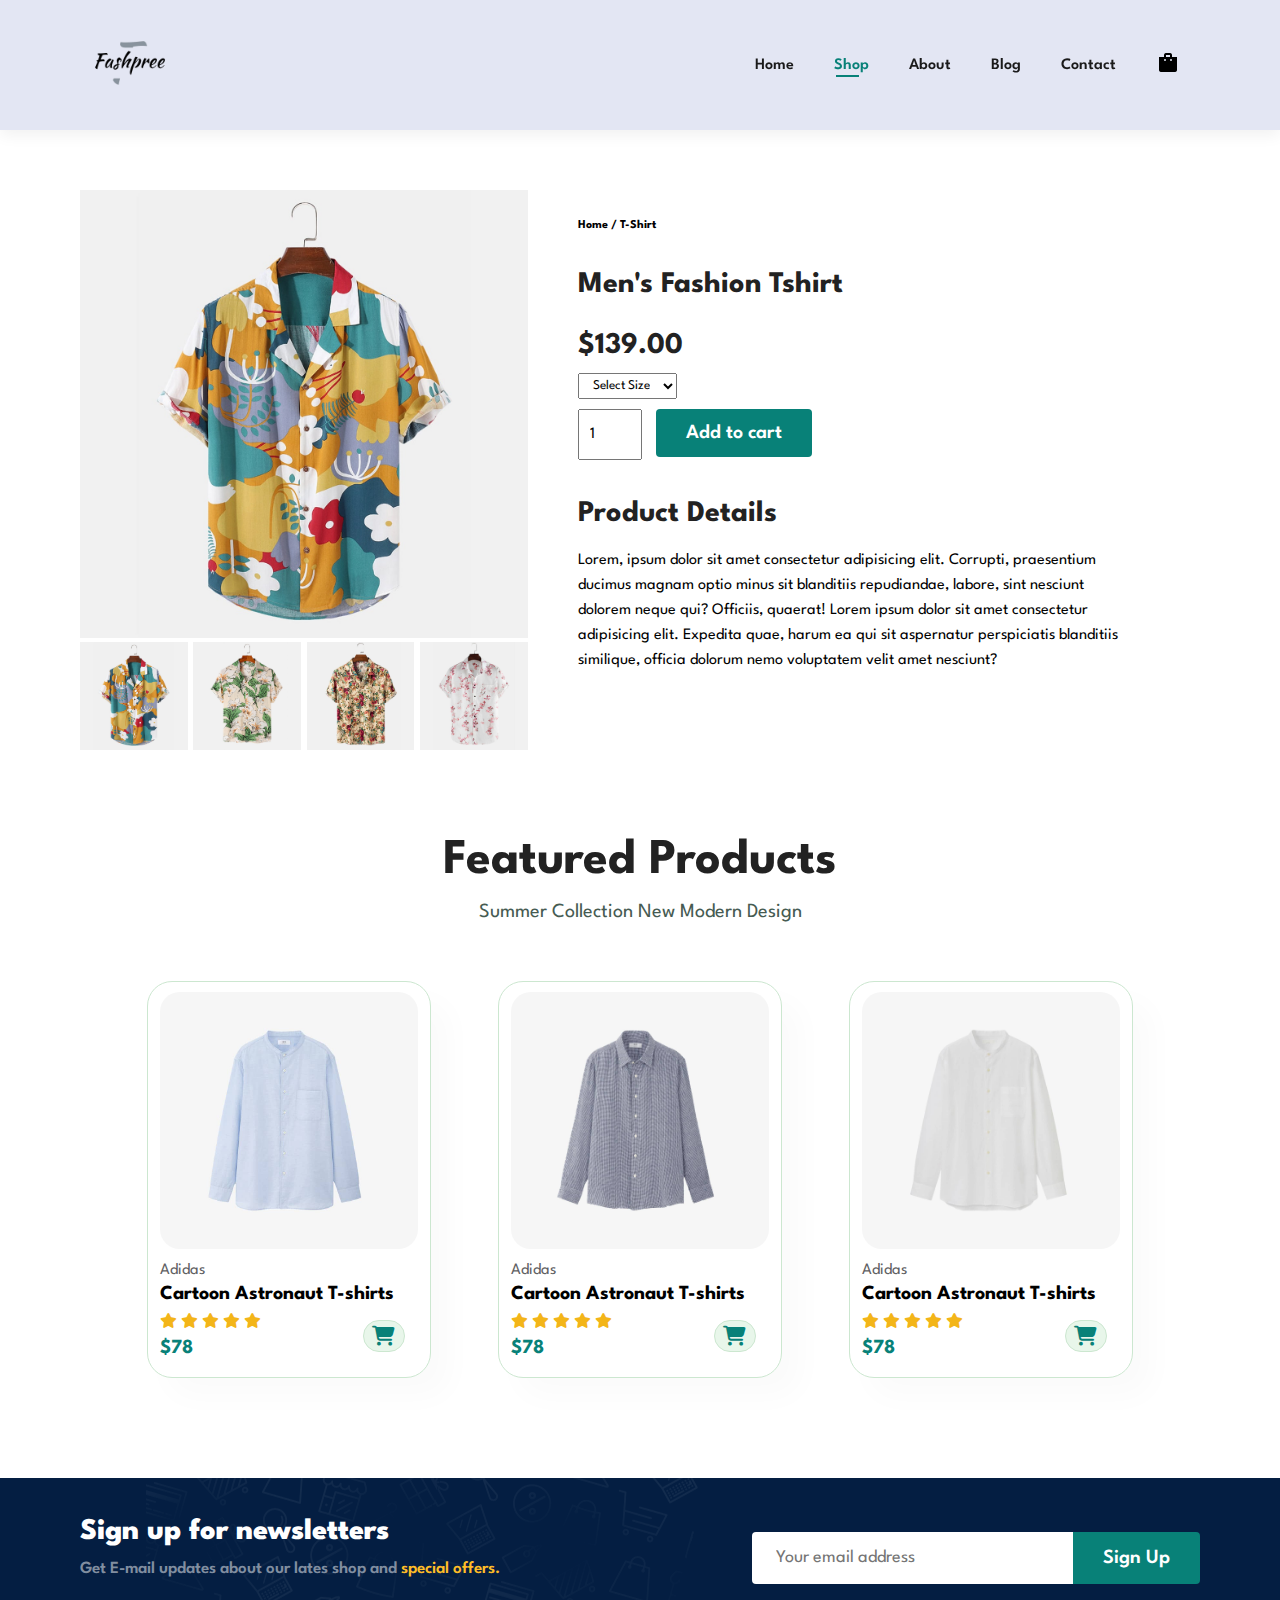
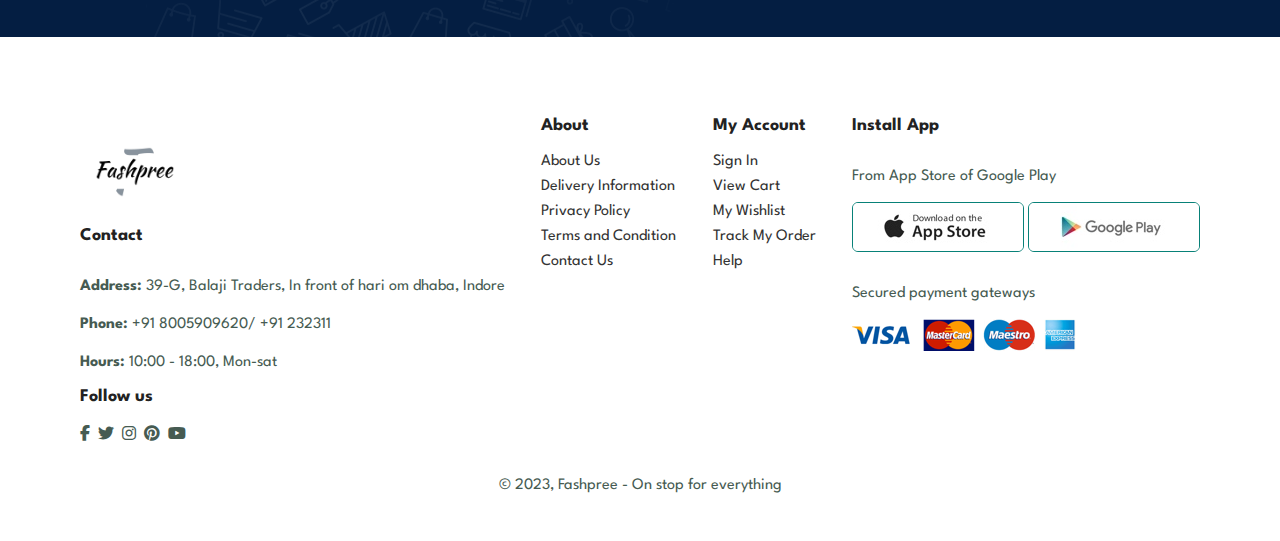
<file: sproduct.html>
<!DOCTYPE html>
<html lang="en">

<head>
    <meta charset="UTF-8">
    <meta http-equiv="X-UA-Compatible" content="IE=edge">
    <meta name="viewport" content="width=device-width, initial-scale=1.0">
    <title>FashPree</title>
    <link rel="stylesheet" type="text/css"
        href="https://cdnjs.cloudflare.com/ajax/libs/font-awesome/6.4.0/css/all.min.css">
    <link rel="preconnect" href="https://fonts.googleapis.com">
    <link rel="preconnect" href="https://fonts.gstatic.com" crossorigin>
    <link href="https://fonts.googleapis.com/css2?family=League+Spartan&display=swap" rel="stylesheet">
    <link rel="stylesheet" href="css/style.css">
    <link rel="stylesheet" href="css/utility.css">
    <link rel="stylesheet" href="css/responsive.css">
</head>

<body>
    <header id="header">

        <a href="index.html"><img class="logo-img" src="image/logo.png" height="100vh" alt=""></a>

        <div id="nav-links">
            <ul id="navbar">
                <li><a href="index.html">Home</a></li>
                <li><a class="active" href="shop.html">Shop</a></li>
                <li><a href="about.html">About</a></li>
                <li><a href="blog.html">Blog</a></li>
                <li><a href="contact.html">Contact</a></li>
                <li id="lg-bag"><a href="cart.html"><img src="image/bag.png" alt=""></a></li>
                <a href="#" id="close"><i class="fa-solid fa-xmark"></i></a>
            </ul>
        </div>

        <div id="mobile">
            <a href="cart.html"><img src="image/bag.png" alt=""></a>
            <i id="bar" class="fas fa-outdent"></i>
        </div>
    </header>
    <main>
        <section id="prodetail" class="section-p1">
            <div class="single-pro-image">
                <img src="/image/products/f1.jpg" width="100%" id="MainImg" alt="">
                <div class="small-image-group">
                    <div class="small-image-col">
                        <img src="/image/products/f1.jpg" width="100%" class="small-image" alt="">
                    </div>
                    <div class="small-image-col">
                        <img src="/image/products/f2.jpg" width="100%" class="small-image" alt="">
                    </div>
                    <div class="small-image-col">
                        <img src="/image/products/f3.jpg" width="100%" class="small-image" alt="">
                    </div>
                    <div class="small-image-col">
                        <img src="/image/products/f4.jpg" width="100%" class="small-image" alt="">
                    </div>
                </div>
            </div>
            <div class="single-product-details">
                <h6>Home / T-Shirt</h6>
                <h4>Men's Fashion Tshirt</h4>
                <h2>$139.00</h2>
                <select>
                    <option>Select Size</option>
                    <option>S</option>
                    <option>M</option>
                    <option>L</option>
                    <option>XL</option>
                    <option>XXL</option>
                </select>
                <input type="number" value="1">
                <button class="normal">Add to cart</button>
                <h4>Product Details</h4>
                <span>
                    Lorem, ipsum dolor sit amet consectetur adipisicing elit. Corrupti, praesentium ducimus magnam optio
                    minus sit blanditiis repudiandae, labore, sint nesciunt dolorem neque qui? Officiis, quaerat! Lorem
                    ipsum dolor sit amet consectetur adipisicing elit. Expedita quae, harum ea qui sit aspernatur
                    perspiciatis blanditiis similique, officia dolorum nemo voluptatem velit amet nesciunt?
                </span>
            </div>
        </section>
        <section id="featured-products" class="section-p1">
            <h2>Featured Products</h2>
            <p>Summer Collection New Modern Design</p>
            <div class="pro-container">
                <div class="products">
                    <img src="image/products/n1.jpg" alt="">
                    <div class="des">
                        <span>Adidas</span>
                        <h5>Cartoon Astronaut T-shirts</h5>
                        <div class="star">
                            <i class="fas fa-star"></i>
                            <i class="fas fa-star"></i>
                            <i class="fas fa-star"></i>
                            <i class="fas fa-star"></i>
                            <i class="fas fa-star"></i>
                        </div>
                        <h4>$78</h4>
                    </div>
                    <a href="#"><i class="fa-solid fa-cart-shopping"></i></a>
                </div>
                <div class="products">
                    <img src="image/products/n2.jpg" alt="">
                    <div class="des">
                        <span>Adidas</span>
                        <h5>Cartoon Astronaut T-shirts</h5>
                        <div class="star">
                            <i class="fas fa-star"></i>
                            <i class="fas fa-star"></i>
                            <i class="fas fa-star"></i>
                            <i class="fas fa-star"></i>
                            <i class="fas fa-star"></i>
                        </div>
                        <h4>$78</h4>
                    </div>
                    <a href="#"><i class="fa-solid fa-cart-shopping"></i></a>
                </div>
                <div class="products">
                    <img src="image/products/n3.jpg" alt="">
                    <div class="des">
                        <span>Adidas</span>
                        <h5>Cartoon Astronaut T-shirts</h5>
                        <div class="star">
                            <i class="fas fa-star"></i>
                            <i class="fas fa-star"></i>
                            <i class="fas fa-star"></i>
                            <i class="fas fa-star"></i>
                            <i class="fas fa-star"></i>
                        </div>
                        <h4>$78</h4>
                    </div>
                    <a href="#"><i class="fa-solid fa-cart-shopping"></i></a>
                </div>
            </div>
        </section>
        <section id="newsletter" class="section-p1 section-m1">
            <div class="news-text">
                <h4>Sign up for newsletters</h4>
                <p>Get E-mail updates about our lates shop and <span>special offers.</span></p>
            </div>
            <div class="form">
                <input type="text" placeholder="Your email address">
                <button class="normal">Sign Up</button>
            </div>
        </section>
    </main>
    <footer class="section-p1">
        <div class="col">
            <img src="image/logo.png" height="110vh" alt="">
            <h4>Contact</h4>
            <p><strong>Address: </strong>39-G, Balaji Traders, In front of hari om dhaba, Indore</p>
            <p><strong>Phone: </strong>+91 8005909620/ +91 232311</p>
            <p><strong>Hours: </strong>10:00 - 18:00, Mon-sat</p>
            <div class="follow">
                <h4>Follow us</h4>
                <div class="icon">
                    <i class="fa-brands fa-facebook-f"></i>
                    <i class="fa-brands fa-twitter"></i>
                    <i class="fa-brands fa-instagram"></i>
                    <i class="fa-brands fa-pinterest"></i>
                    <i class="fa-brands fa-youtube"></i>
                </div>
            </div>
        </div>

        <div class="col">
            <h4>About</h4>
            <a href="#">About Us</a>
            <a href="#">Delivery Information</a>
            <a href="#">Privacy Policy</a>
            <a href="#">Terms and Condition</a>
            <a href="#">Contact Us</a>
        </div>
        <div class="col">
            <h4>My Account</h4>
            <a href="#">Sign In</a>
            <a href="#">View Cart</a>
            <a href="#">My Wishlist</a>
            <a href="#">Track My Order</a>
            <a href="#">Help</a>
        </div>
        <div class="col install">
            <h4>Install App</h4>
            <p>From App Store of Google Play</p>
            <div class="row">
                <img src="image/pay/app.jpg" alt="app store">
                <img src="image/pay/play.jpg" alt="play store">
            </div>
            <p>Secured payment gateways</p>
            <img src="image/pay/pay.png" alt="payment methods">
        </div>

        <div class="copyright">
            <p>&#169; 2023, Fashpree - On stop for everything</p>
        </div>
    </footer>
    <script src="js/script.js"></script>
</body>

</html>
</file>
<file: css/style.css>
*
{
    margin: 0;
    padding: 0;
    font-family: 'League Spartan', sans-serif;
}
/* Header section */
#header
{
    display: flex;
    align-items: center;
    justify-content: space-between;
    padding: 20px 80px;
    height: 10vh;
    background-color: #E3E6F3;
    box-shadow: 0px 5px 15px rgba(0, 0, 0, 0.06);
    position: sticky;
    top: 0;
    z-index: 999;
}
.logo-img
{
    overflow: hidden;
}
#navbar
{
    display: flex;
    align-items: center;
    justify-content: center;
}
#navbar li
{
    list-style: none;
    padding: 0px 20px;
    position: relative;
}
#navbar li a
{
    text-decoration: none;
    font-size: 16px;
    font-weight: 600;
    color: #1a1a1a;
}
#navbar li a:hover
{
    color: #088178;
    transition: 0.3s ease;
}
#navbar li a.active
{
    color: #088178;
    transition: 0.3s ease;
}
#navbar li a.active::after
{
    content: "";
    width: 30%;
    height: 2px;
    background-color: #088178;
    position: absolute;
    bottom: -4px;
    left: 22px;
}
#navbar li a:hover::after
{
    content: "";
    width: 30%;
    height: 2px;
    background-color: #088178;
    position: absolute;
    bottom: -4px;
    left: 22px;
}
#mobile
{
    display: none;
    align-items: center;
}
#close
{
    display: none;
}


/* Home page */
#hero
{
    background-image: url("./image/hero.png");
    height: 90vh;
    background-color: #E3E6F3;
    background-size:cover;
    background-repeat: no-repeat;
    background-position: left 380px top 0px;
    padding: 0px 80px;
    display: flex;
    justify-content: center;
    align-items: flex-start;
    flex-direction: column;
}
#hero h4
{
    padding-bottom: 15px;
}
#hero h1
{
    color:#088178;
}
#hero button
{
    background-image: url("../image/button.png");
    background-color: transparent;
    color: #088178;
    border: 0;
    padding: 14px 80px 14px 65px;
    font-weight: bolder;
    background-repeat: no-repeat;
    font-weight: 700;
    font-size: 15px;
    cursor: pointer;
}


/* Feature section */
#feature
{
    display: flex;
    align-items: center;
    justify-content: space-between;
    flex-wrap: wrap;
}
.fe-box
{
    width: 150px;
    text-align: center;
    box-shadow: 20px 20px 34px rgba(0, 0, 0, 0.03);
    border: 1px solid #cce7d0;
    border-radius: 5px;
    padding: 25px 15px;
    margin: 10px 0px;
}
.fe-box:hover
{
    box-shadow: 10px 10px 54px rgba(70, 62, 221, 0.1);
}
.fe-box img
{
    width: 100%;
    margin-bottom: 10px;
}
.fe-box h6
{
    display: inline-block;
    font-size: 15px;
    padding: 9px 8px 6px 8px;
    border-radius: 4px;
    line-height: 1;
    color: #088178;
    background-color: #fddde4;
}
.fe-box:nth-child(2) h6
{
    background-color: #cdebbc;
}
.fe-box:nth-child(3) h6
{
    background-color: #d1e8f2;
}
.fe-box:nth-child(4) h6
{
    background-color: #cdd4f8;
}
.fe-box:nth-child(5) h6
{
    background-color: #f6dbf6;
}
.fe-box:nth-child(6) h6
{
    background-color: #fff2e5;
}

/* Featured Products & New Arrivals */
#featured-products
{
    text-align: center;
}
.pro-container
{
    display: flex;
    flex-wrap: wrap;
    align-items: center;
    justify-content: space-evenly;
    padding-top: 20px;
}
#featured-products .products
{
    width: 23%;
    min-width: 250px;
    padding: 10px 12px;
    border: 1px solid #cce7d0;
    border-radius: 25px;
    cursor: pointer;
    box-shadow: 20px 20px 30px rgba(0, 0, 0, 0.02);
    margin: 20px 0px;
    position: relative;
    transition:0.2 ease;
}
#featured-products .products:hover
{
    box-shadow: 20px 20px 30px rgba(0, 0, 0, 0.06);
}
#featured-products .products img
{
    width: 100%;
    border-radius: 20px;
}
#featured-products .products .des
{
    text-align: start;
    padding: 10px 0px;
}
#featured-products .products .des span
{
    color: #606063;
}
#featured-products .products .des h5
{
    padding-top: 7px;
    color: 1a1a1a;
    font-size: 20px;
}
#featured-products .products .des .star
{
    font-size: 15px;
    color: rgba(243, 181, 25);
    padding: 10px 0px;
}
#featured-products .products .des h4
{
    font-size: 20px;
    font-weight: 700;
    color: #088178;
}
#featured-products .products a i
{
    position: absolute;
    font-size: 20px;
    bottom: 25px;
    right: 25px;
    color: #088178;
    background-color:#e8f6ea;
    width: 40px;
    height: 30px;
    border-radius: 100px;
    line-height: 1.5;
    border: 1px solid #cce7d0; 
}

/* Banner Section */
#banner
{
    display: flex;
    align-items: center;
    justify-content: center;
    flex-direction: column;
    text-align: center;
    background-image: url("../image/banner/b2.jpg");
    width: 100%;
    height: 40vh;
    background-size: cover;
    background-position: center;
}
#banner h4
{
    color: #fff;
    font-size: 20px;
}
#banner h2
{
    color: #fff;
    font-size: 40px;
    padding: 10px 0px;
}
#banner h2 span
{
    color: #ef3636;
}
#banner button:hover
{
    color: #fff;
    background-color: #088178;
}


/* Offer banner */
#sm-banner
{
    display: flex;
    justify-content: space-around;
    flex-wrap: wrap;
}
#sm-banner .banner-container
{
    display: flex;
    align-items: flex-start;
    justify-content: center;
    flex-direction: column;
    background-image: url("../image/banner/b17.jpg");
    min-width: 500px;
    height: 50vh;
    background-size: cover;
    background-position: center;
    padding: 30px;
}
#sm-banner .banner-container:nth-child(2)
{
    background-image: url("../image/banner/b10.jpg");
}
#sm-banner h4
{
    color: #fff;
    font-size: 25px;
    font-weight: 300;
}
#sm-banner h2
{
    color: #fff;
    font-size: 50px;
    font-weight: 800;
}
#sm-banner span
{
    color: #fff;
    font-size: 20px;
    font-weight: 500;
    padding-bottom: 15px;
}
#sm-banner .banner-container:hover button
{
    background-color: #088178;
    border: 1px solid #088178;
}

/* Text banner */
#text-banner
{
    display: flex;
    justify-content: space-between;
    flex-wrap: wrap;
    padding: 0px 80px;
}
#text-banner .banner-container
{
    display: flex;
    align-items: flex-start;
    justify-content: center;
    flex-direction: column;
    background-image: url("../image/banner/b7.jpg");
    min-width: 27%;
    height: 30vh;
    background-size: cover;
    background-position: center;
    padding: 20px;
    margin-bottom: 20px;
}
#text-banner .banner-container:nth-child(2)
{
    background-image: url("../image/banner/b4.jpg");
}
#text-banner .banner-container:nth-child(3)
{
    background-image: url("../image/banner/b18.jpg");
}
#text-banner h2
{
    color: #fff;
    font-weight: 900;
    font-size: 30px;
    padding-bottom: 10px;
}
#text-banner h3
{
    color: #ec544e;
    font-weight: 700;
    font-size: 20px;
}

/* News letter */
#newsletter
{
    display: flex;
    align-items: center;
    flex-wrap: wrap;
    justify-content: space-between;
    background-image: url("../image/banner/b14.png");
    background-repeat: no-repeat;
    background-position: 20% 30%;
    background-color: #041e42;
}
#newsletter h4
{
    font-size: 30px;
    color: #fff;
    font-weight: 800;
}
#newsletter p
{
    font-size: 17px;
    color: #818ea0;
    font-weight: 600;
}
#newsletter p span
{
    color: #ffbd27;
}
#newsletter .form
{
    display: flex;
    width: 40%;

}
#newsletter input
{
    height: 3.125rem;
    padding: 0 1.25em;
    font-size: 18px;
    width: 100%;
    border: 1px solid transparent;
    border-radius: 4px;
    outline: none;
    border-top-right-radius: 0;
    border-bottom-right-radius: 0;
}
#newsletter button
{
    background-color: #088178;
    color: #fff;
    white-space: nowrap;
    border-top-left-radius: 0;
    border-bottom-left-radius: 0;
}

/* Footer */
footer
{
    display: flex;
    flex-wrap: wrap;
    justify-content: space-between;
}
footer .col
{
    display: flex;
    flex-direction: column;
    align-items: flex-start;
    margin-bottom: 20px;
}
footer h4
{
    font-size: 18px;
    padding-bottom: 20px;
}
footer p
{
    font-size: 16px;
    margin-bottom: 8px;
}
footer a
{
    font-size: 16px;
    text-decoration: none;
    color: #333;
    margin-bottom: 10px;
}
footer .follow
{
    margin-top: 10px;
}
footer .follow i
{
    color: #465b52;
    padding-right: 4px;
    cursor: pointer;
}
footer .install .row img
{
    border: 1px solid #088178;
    border-radius: 6px;
    cursor: pointer;
}
footer .install img
{
    margin: 10px 0px 15px 0px;
}
footer .follow i:hover,
footer a:hover
{
    color: #088178;
}
footer .copyright
{
    text-align: center;
    width: 100%
}


/* Shop page */
#page-header
{
    background-image: url("../image/banner/b1.jpg");
    width: 98%;
    height: 40vh;
    background-size: cover;
    display: flex;
    justify-content: center;
    align-items: center;
    flex-direction: column;
    padding: 14px;
}
#page-header h2,
#page-header p
{
    color: #fff;
}
#pagination
{
    text-align: center;
}
#pagination a
{
    text-decoration: none;
    background-color:#088178;
    padding: 15px 20px;
    border-radius: 4px;
    color: #fff;
    font-weight: 600;
}
#pagination a i
{
    font-size: 16px;
    font-weight: 600;
}

#prodetail
{
    display: flex;
    margin-top: 20px;
}
#prodetail .single-pro-image
{
    width: 40%;
    margin-right: 50px
}
.small-image-group
{
    display: flex;
    justify-content: space-between;
}
.small-image-col
{
    flex-basis: 24%;
    cursor: pointer;
}
#prodetail .single-product-details
{
    width: 50%;
    padding-top: 30px;
}
#prodetail .single-product-details h4
{
    padding: 40px 0px 20px 0px;
}
#prodetail .single-product-details h2
{
    font-size: 30px;
}
#prodetail .single-product-details select
{
    display: block;
    padding: 5px 10px ;
    margin-bottom: 10px;
}
#prodetail .single-product-details input
{
    width: 50px;
    height: 47px;
    padding-left: 10px;
    font-size: 16px;
    margin-right: 10px
}
#prodetail .single-product-details input:focus
{
    outline: none;
}
#prodetail .single-product-details button
{
    background-color: #088178;
    color: #fff;
}
#prodetail .single-product-details span
{
    line-height: 25px;
}


/* blog page */
#page-header.blog-header
{
    background-image: url("../image/banner/b19.jpg");
}
#blog
{
    padding: 150px 150px 0px 150px;
}
#blog .blog-box
{
    display: flex;
    align-items: center;
    width: 100%;
    position: relative;
    padding-bottom: 90px;
}
#blog .blog-img
{
    width: 50%;
    margin-right: 40px;
}
#blog img
{
    width: 100%;
    height: 300px;
    object-fit: cover;
}
#blog .blog-details
{
    width: 50%;
}
#blog .blog-details a
{
    text-decoration: none;
    font-size: 15px;
    color: #000;
    font-weight: 700;
    position: relative;
    transition: 0.3s;
}
#blog .blog-details a::after
{
    content: "";
    width: 50px;
    height: 1px;
    background-color: #000;
    position: absolute;
    top: 4px;
    right: -60px;

}
#blog .blog-details a:hover
{
    color: #088178;
}
#blog .blog-details a:hover::after
{
    background-color: #088178;
}
#blog .blog-box h1
{
    position: absolute;
    top: -40px;
    left: 0;
    font-size: 80px;
    font-weight: 700;
    color: #c9cbce;
    z-index: -9;
}


/* About us page */
#page-header.about-header
{
    background-image: url("../image/about/banner.png");
}
#about-head
{
    display: flex;
    align-items: center;
}

#about-head img
{
    width: 50%;
    height: auto;
}
#about-head div
{
    padding-left: 40px;
}
#about-app
{
    text-align: center;
}

/* contact page */
#contact-details
{
    display: flex;
    align-items: center;
    justify-content: space-between;
}
#contact-details .details
{
    width: 40%;
}
#contact-details .details span,
#form-details form span
{
    font-size: 14px;
}
#contact-details .details h2,
#form-details form h2
{
    font-size: 28px;
    line-height: 38px;
    padding: 20px 0px;
}
#contact-details .details h3
{
    font-size: 18px;
    padding-bottom: 15px;
}
#contact-details .details li
{
    list-style: none;
    display: flex;
    padding: 10px 0px;
}
#contact-details .details li i
{
    font-size: 14px;
    padding-right: 22px;
}
#contact-details .details li p
{
    margin: 0;
    font-size: 14px;
}
#contact-details .map
{
    width: 55%;
    height: 400px;
}
#contact-details .map iframe
{
    width: 100%;
    height: 100%;
}
#form-details
{
    display: flex;
    justify-content: space-between;
    margin: 30px;
    padding: 80px;
    border: 1px solid #e1e1e1;
}
#form-details form
{
    width: 65%;
    display: flex;
    flex-direction: column;
    align-items: flex-start;
}
#form-details form input,
#form-details form textarea
{
    width: 100%;
    padding: 12px 15px;
    outline: none;
    margin-bottom: 20px;
    border: 1px solid #e1e1e1;
}
#form-details form button
{
    background-color: #088178;
    color: #fff;
}
#form-details .people div
{
    padding-bottom: 25px;
    display: flex;
    align-items: flex-start;
}
#form-details .people div img
{
    width: 65px;
    height: 64px;
    margin-right: 15px;
    object-fit: cover;
}
#form-details .people div p
{
    margin: 0;
    font-size: 15px;
    line-height: 25px;
}#form-details .people div p span
{
    display: block;
    font-size: 16px;
    font-weight: 600;
    color: #000;
}


/* cart page */
#cart
{
    overflow-x: scroll;
}
p.wrap_word
{
    word-wrap: break-word;
}
#cart table
{
    width: 100%;
    border-collapse: collapse;
    table-layout: fixed;
    white-space: nowrap;
}
#cart table img
{
    width: 70px;
}
#cart table td:nth-child(1)
{
    width: 100px;
    text-align: center;
}
#cart table td:nth-child(2)
{
    width: 150px;
    text-align: center;
}
#cart table td:nth-child(3)
{
    width: 250px;
    text-align: center;
}
#cart table td:nth-child(4),
#cart table td:nth-child(5),
#cart table td:nth-child(6)
{
    width: 150px;
    text-align: center;
}
#cart table td:nth-child(5) input
{
    width: 70px;
    padding: 10px 5px 10px 15px;
}
#cart table thead
{
    border: 1px solid #e2e9e1;
    border-left: none;
    border-right: none;
}
#cart table thead td
{
    font-weight: 700;
    text-transform: uppercase;
    font-size: 13px;
    padding: 18px 0;
}
#cart table tbody tr td
{
    padding-top: 15px;
}
#cart table tbody td
{
    font-size: 15px;
}
#cart-add
{
    display: flex;
    flex-wrap: wrap;
    justify-content: space-between;
}
#coupon
{
    width: 40%;
    margin-bottom: 30px;
}
#coupon h3,
#subtotal h3
{
    padding-bottom: 15px;
}
#coupon input
{
    padding: 10px 20px;
    outline: none;
    width: 60%;
    margin-right: 10px;
    border: 1px solid #e2e9e1;
}
#coupon button,
#subtotal button
{
    background-color: #088178;
    color: white;
    padding: 8px 20px;
}
#subtotal
{
    width: 40%;
    margin-bottom: 10px;
    border: 1px solid #e2e9e1;
    padding: 20px;
}
#subtotal table
{
    border-collapse: collapse;
    width: 100%;
    margin-bottom: 20px;
}
#subtotal table td
{
    width: 50%;
    border: 1px solid #e2e9e1;
    padding: 10px;
    font-size: 15px;
}
</file>
<file: css/utility.css>
h1
{
    font-size: 70px;
    line-height: 64px;
    color: #222;
}
h2
{
    font-size: 50px;
    line-height: 54px;
    color: #222;
}
h4
{
    font-size: 30px;
    color: #222;
}
h6
{
    font-weight: 700;
    font-size: 12px;
}
p
{
    font-size: 20px;
    color: #465b52;
    margin: 15px 0px 20px 0px;
}
.section-p1
{
    padding: 40px 80px;
}
.section-m1
{
    margin: 40px 0px;
}
body
{
    width: 100%;
}
button.normal
{
    font-size: 20px;
    font-weight: 600;
    padding: 15px 30px;
    color: #000;
    background-color: #fff;
    border-radius: 4px;
    cursor: pointer;
    border: none;
    outline: none;    /*An outline is a line that is drawn around elements, OUTSIDE the borders, to make the element "stand out".*/
    transition: 0.2s ease;
}
button.white
{
    color: #fff;
    background-color: transparent;
    border: 1px solid #fff;
    padding: 10px 15px;
    font-size: 18px;
    font-weight: 600;
    outline: none;
    transition: 0.2s linear;
    cursor: pointer;
}
</file>
<file: css/responsive.css>
/* Media Queries */
@media (max-width: 920px) {
    .section-p1
    {
        padding: 40px 40px;
    }
    #navbar {
        display: flex;
        flex-direction: column;
        align-items: flex-start;
        justify-content: flex-start;
        position: fixed;
        top: 0px;
        right: -300px;
        height: 100vh;
        width: 280px;
        background-color: #E3E6F3;
        box-shadow: 0 40px 60px rgba(0, 0, 0, 0.1);
        padding: 80px 0px 0px 10px;
        transition: 0.3s;
    }
    #navbar.active
    {
        right: 0px;
    }
    #navbar li
    {
        margin-bottom: 25px;
    }
    #mobile
    {
    display: flex;
    align-items: center;
    justify-content: center;
    }
    #close
    {
        display: initial;
        position: absolute;
        top: 30px;
        left: 30px;
        color: #222;
        font-size: 24px;
    }
    #mobile i
    {
        color: #1a1a1a;
        font-size: 25px;
        padding-left: 20px;
    }
    #lg-bag
    {
        display: none;
    }
    #hero {
        height: 70vh;
        background-color: #E3E6F3;
        padding: 0px 80px;
        background-position:top 10%;
    }
    #feature {
        justify-content: center;
    }
    #feature .fe-box
    {
        margin: 15px 15px;
    }
    #banner {
        height: 20vh;
    }
    #sm-banner .banner-container {
        
        min-width: 100%;
        height: 30vh;
    }
    #text-banner {
        padding: 0px 40px;
    }
    #text-banner .banner-container {
        width: 20%;
    }
    #newsletter .form {
       width: 80%;
    }
    /* contact page */
    #form-details {
        padding: 40px;
    }
    #form-details form {
        width: 50%;
    }
}

@media (max-width : 480px) {
    .section-p1 {
        padding: 20px;
    }
    #header {
        padding: 10px 30px;
    }
    #hero {
        padding: 0px 20px;
        background-position: left 55%;
    }
    h2 {
        font-size: 30px;
    }
    h1 {
        font-size: 45px;
    }
    h4 {
        font-size: 20px;
    }
    .fe-box {
        width: 80px;
    }
    #featured-products .products {
        width: 100%;
    }
    #banner
    {
        height: 40vh;
    }
    #sm-banner .banner-container {
        min-width: 90%;
        height: 50vh;
        background-position: right 50%;
    }
    #sm-banner .banner-container {
        margin-top: 20px;
    }
    #text-banner {
        padding: 0px 20px;
    }
    #text-banner .banner-container {
        width: 100%;
    }
    #newsletter {
        padding: 40px 20px;
    }
    #newsletter .form {
        width: 100%;
     }


     /* Single product */
     #prodetail {
        display: flex;
        flex-direction: column;
    }
    #prodetail .single-pro-image {
        width: 100%;
        margin-right: 0px;
    }
    #prodetail .single-product-details {
        width: 100%;
    }


    /* Blog page */
    #blog
    {
        padding: 100px 20px 0px 20px;
    }
    #blog .blog-box {
        display: flex;
        flex-direction: column;
        align-items: flex-start;
    }
    #blog .blog-img
    {
        width: 100%;
        margin-right: 0;
        margin-bottom: 30px;
    }
    #blog .blog-details
    {
        width: 100%;
    }

    /* About us page */
    #about-head
    {
        flex-direction: column;
    }
    #about-head img
    {
        width: 100%;
        margin-bottom: 20px;
    }
    #about-head div
    {
        padding-left: 0px;
    }

    
    /* contact us page */
    #contact-details {
        flex-direction: column;
    }
    #contact-details .details {
        width: 100%;
        margin-bottom: 30px;
    }
    #contact-details .map
    {
        width: 100%;
    }
    #form-details {
        margin: 10px;
        padding: 30px 10px;
        flex-wrap: wrap;
    }
    #form-details form
    {
        width: 100%;
        margin-bottom: 30px;
    }

    /* cart page */
    #cart-add {
        flex-direction: column;
    }
    #coupon
    {
        width: 100%;
    }
    #subtotal {
        width: 100%;
        padding: 20px;
    }
}
</file>
